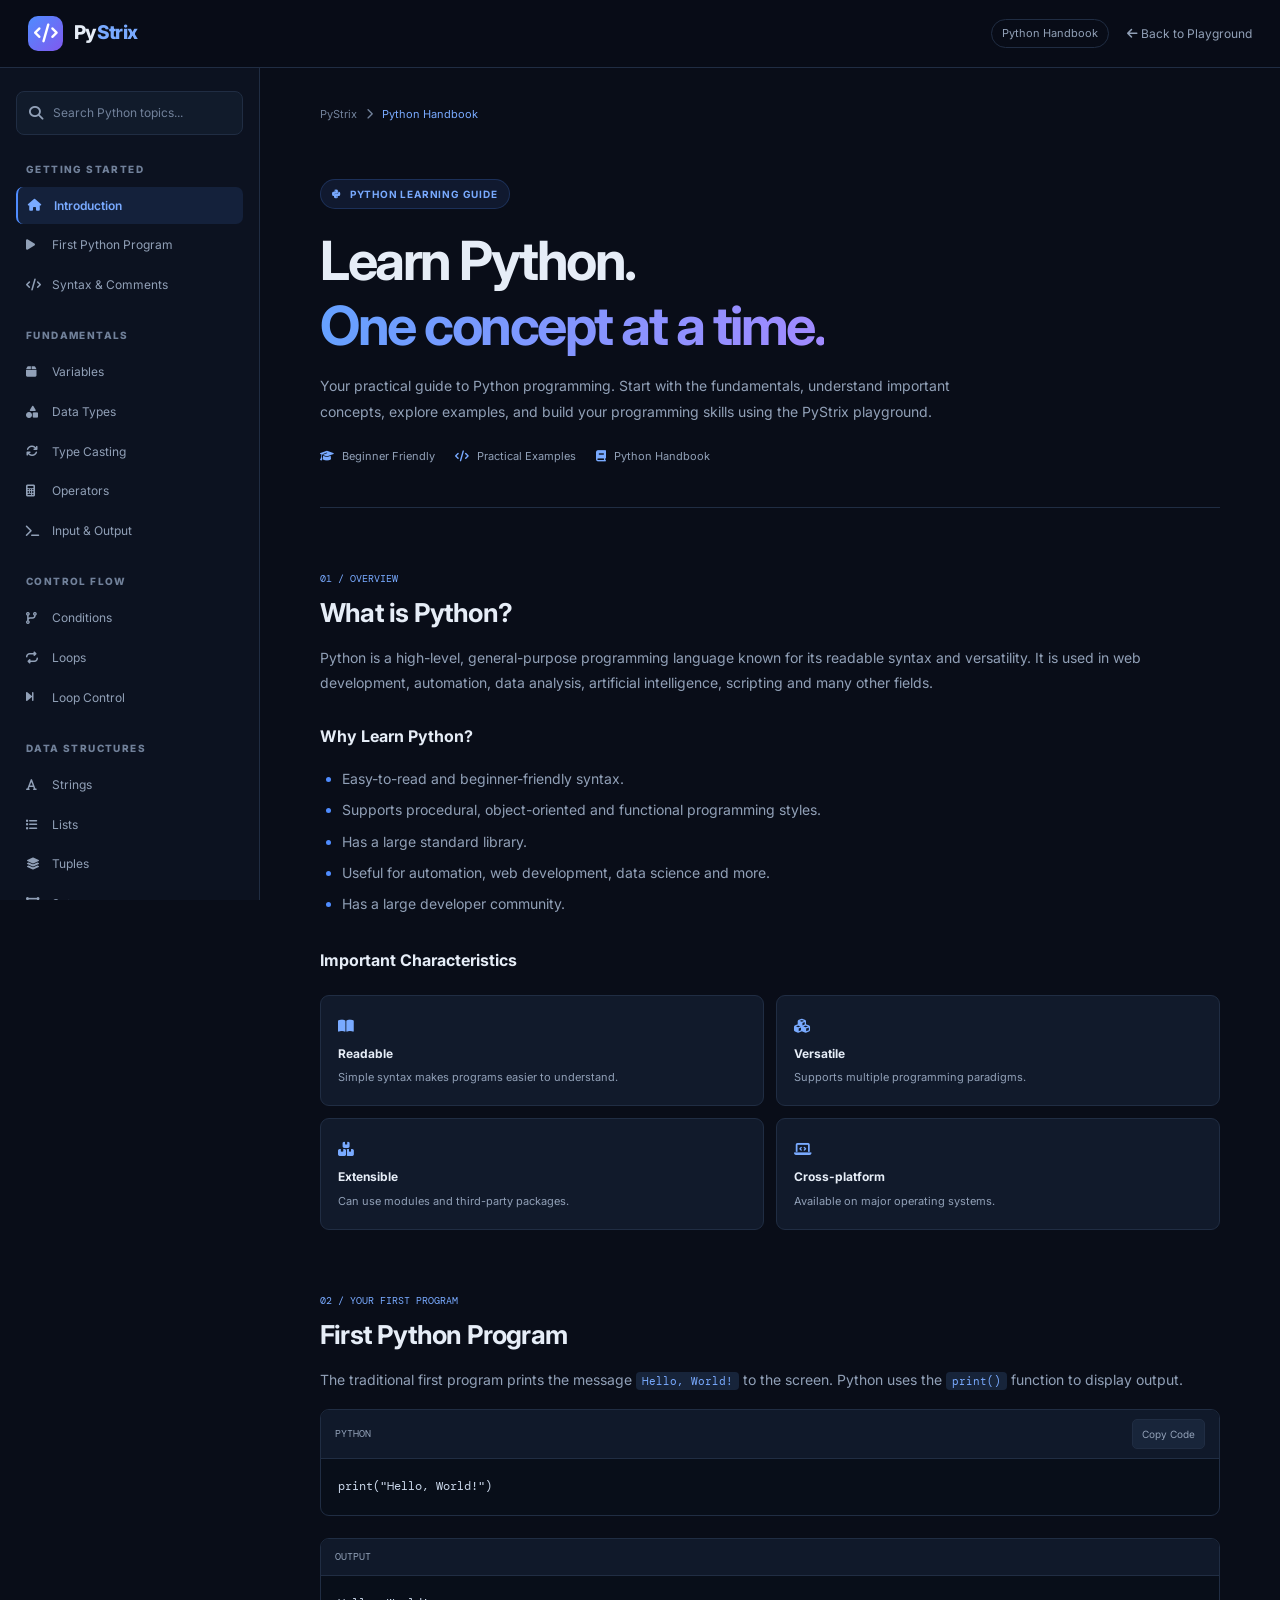
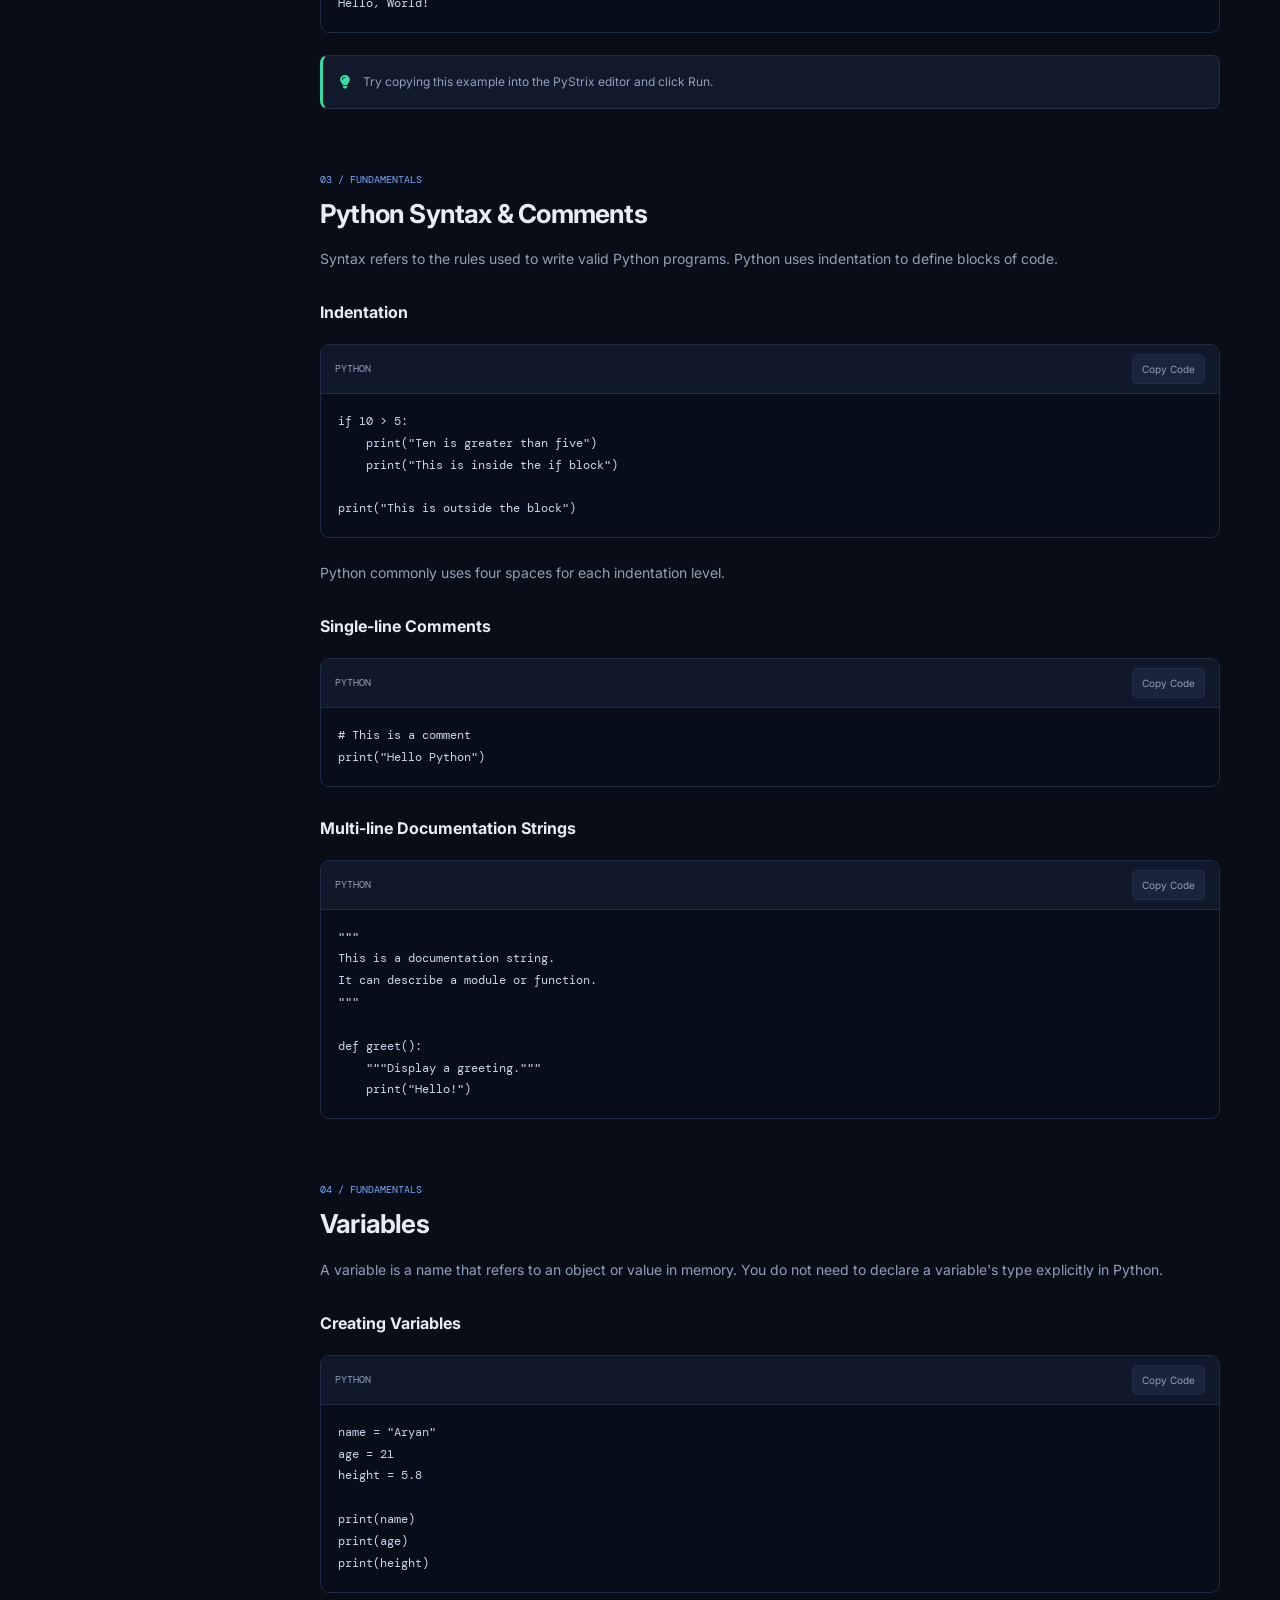
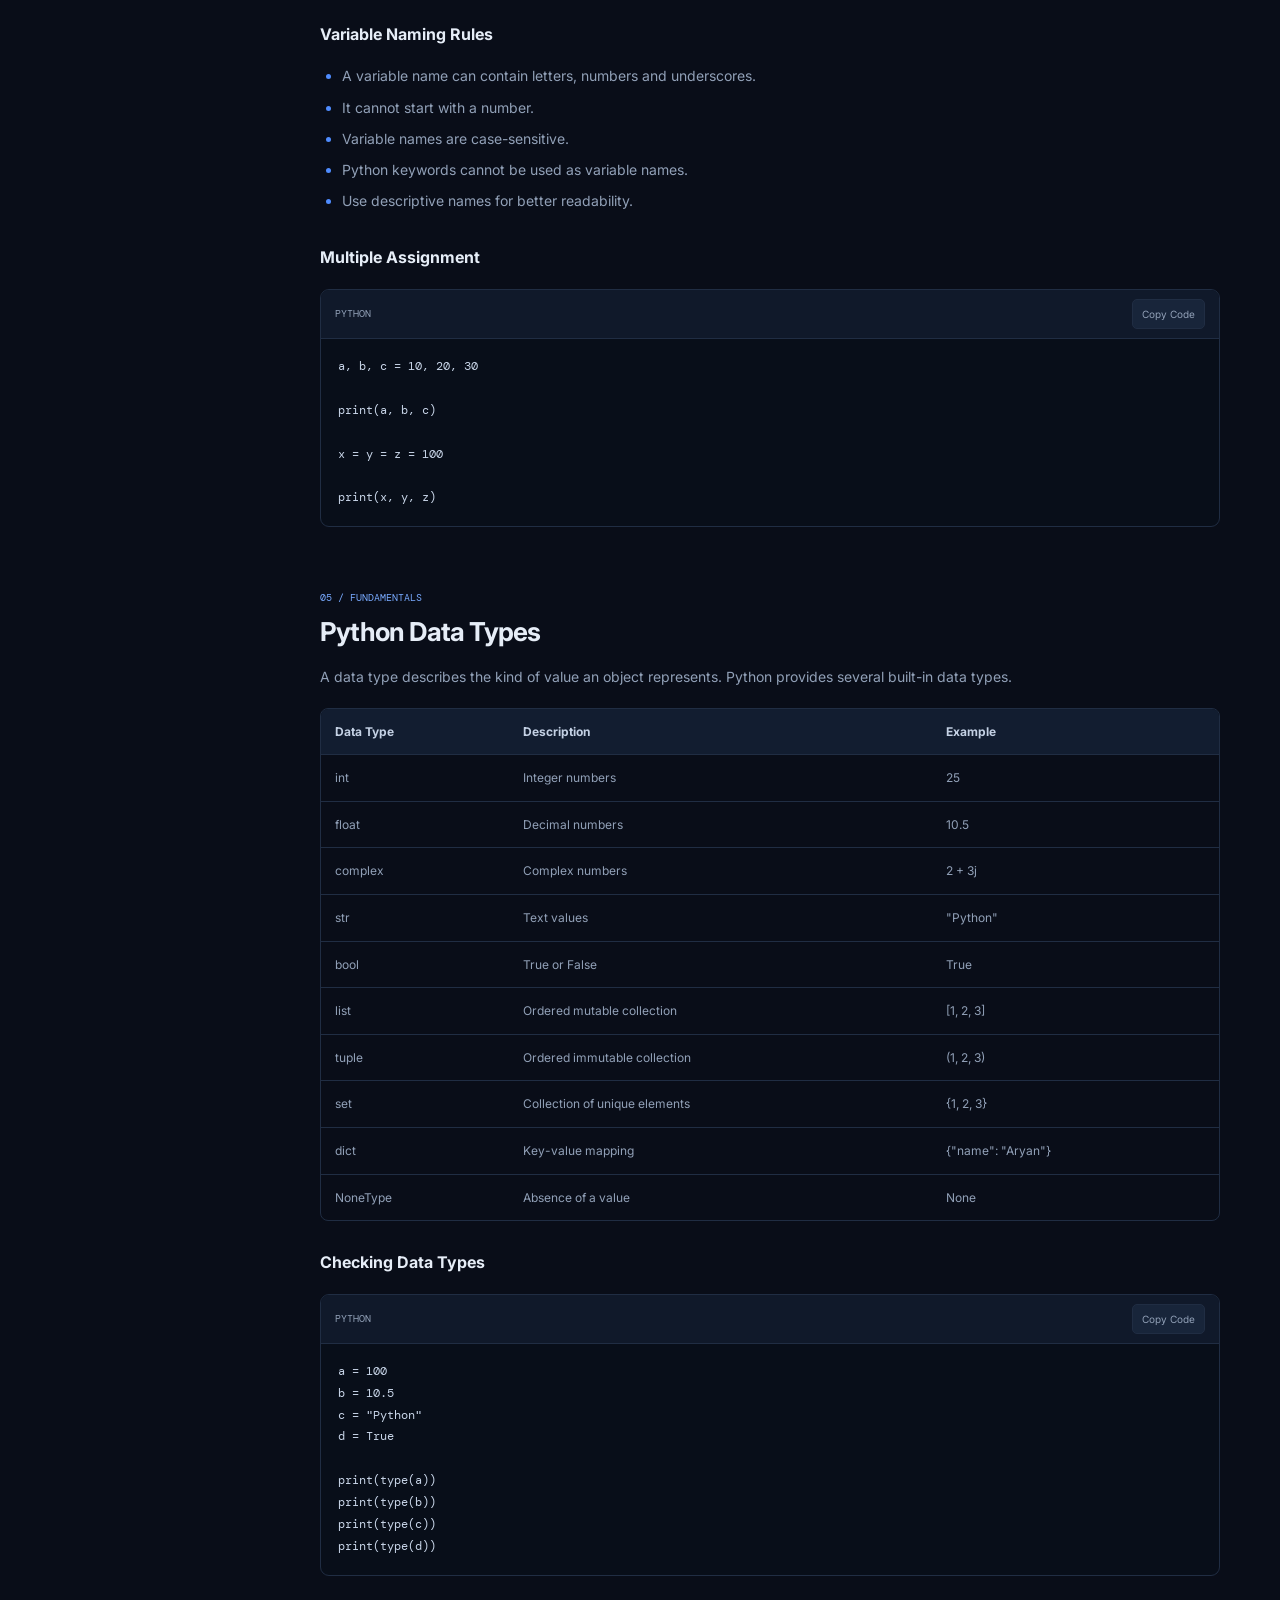
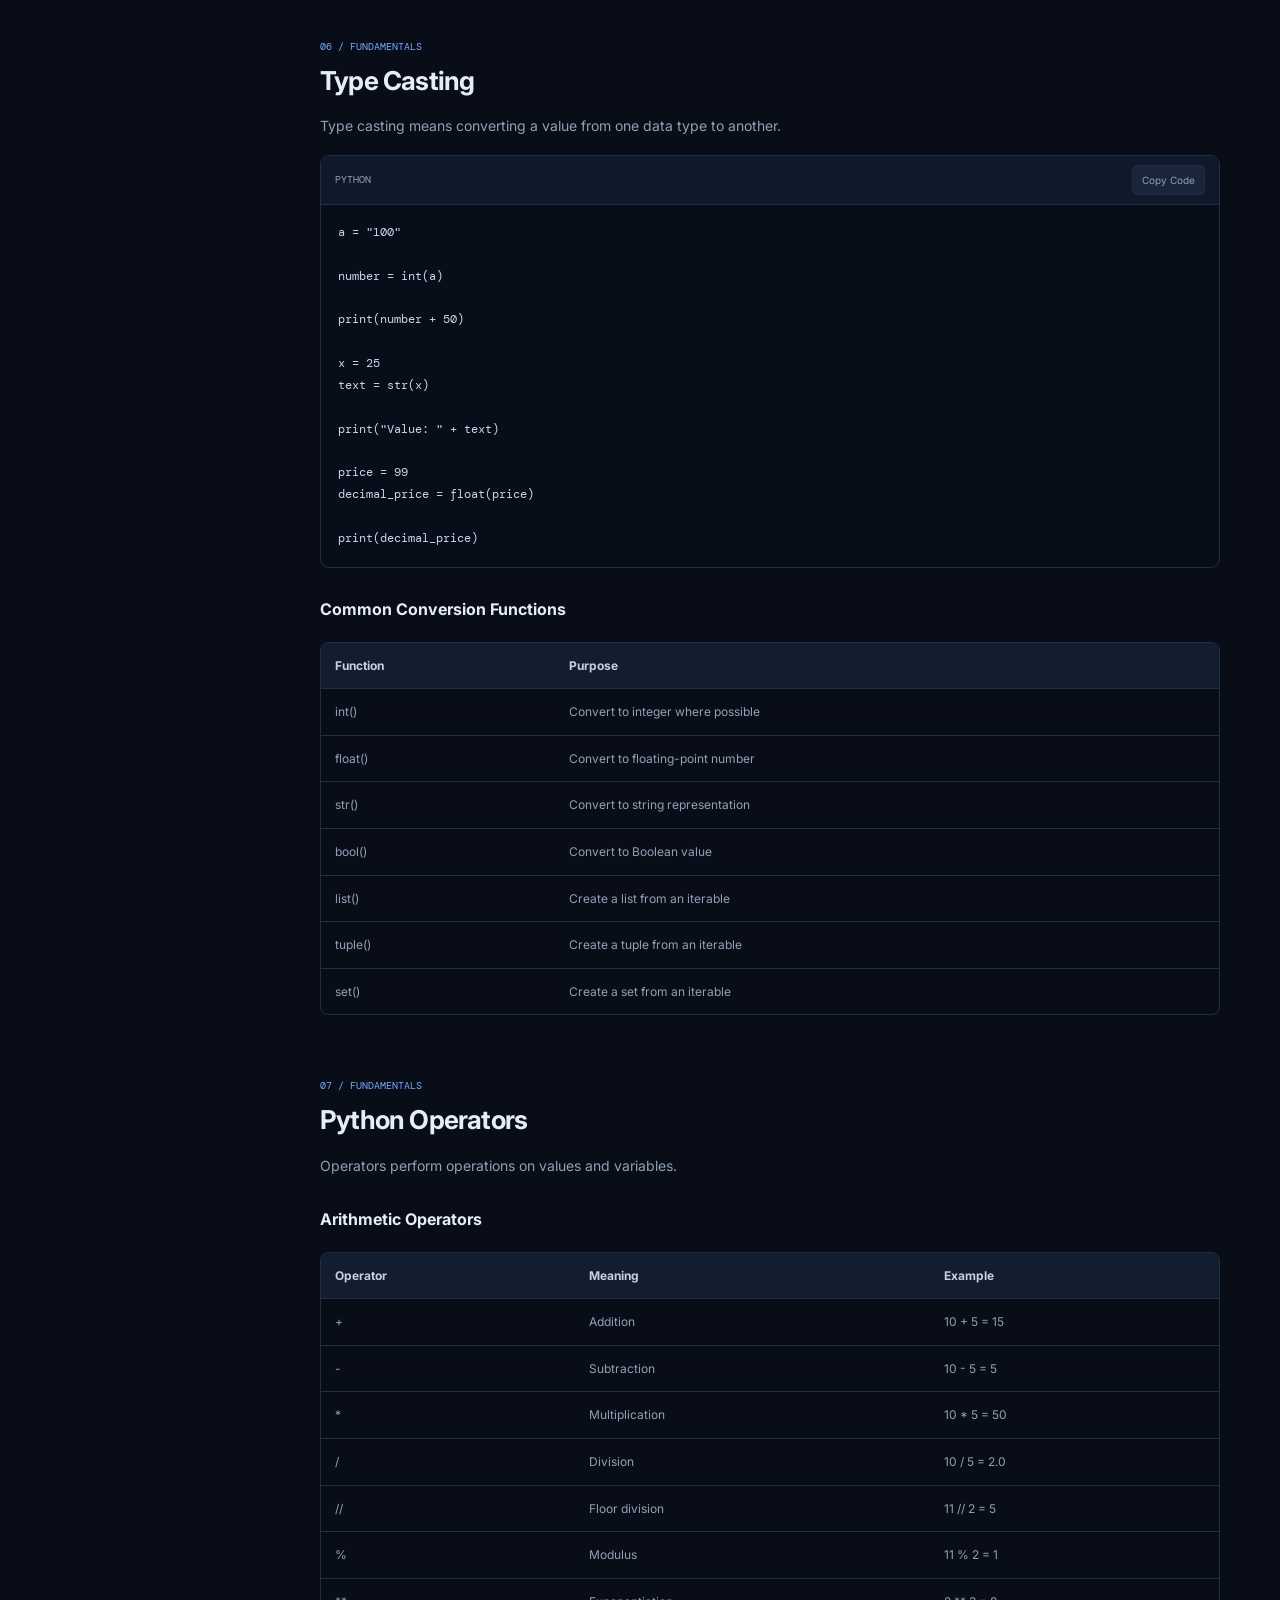
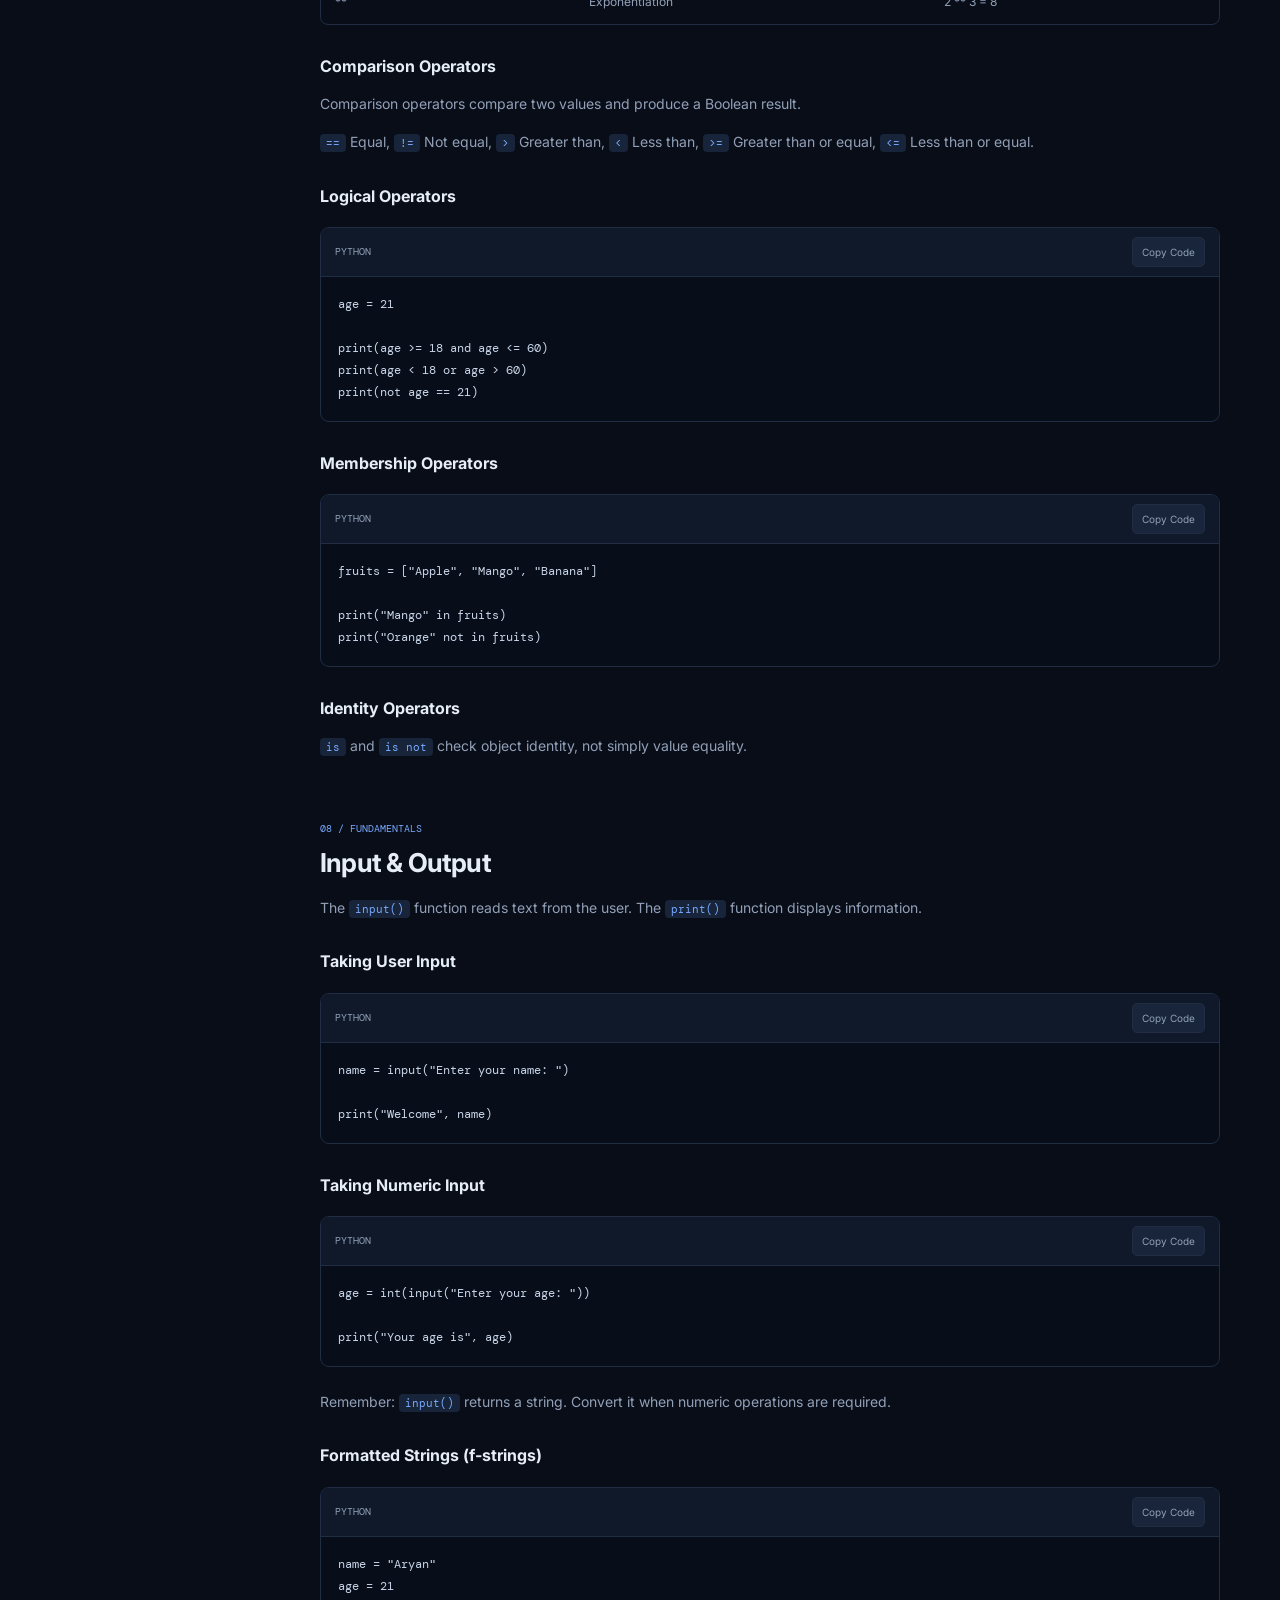
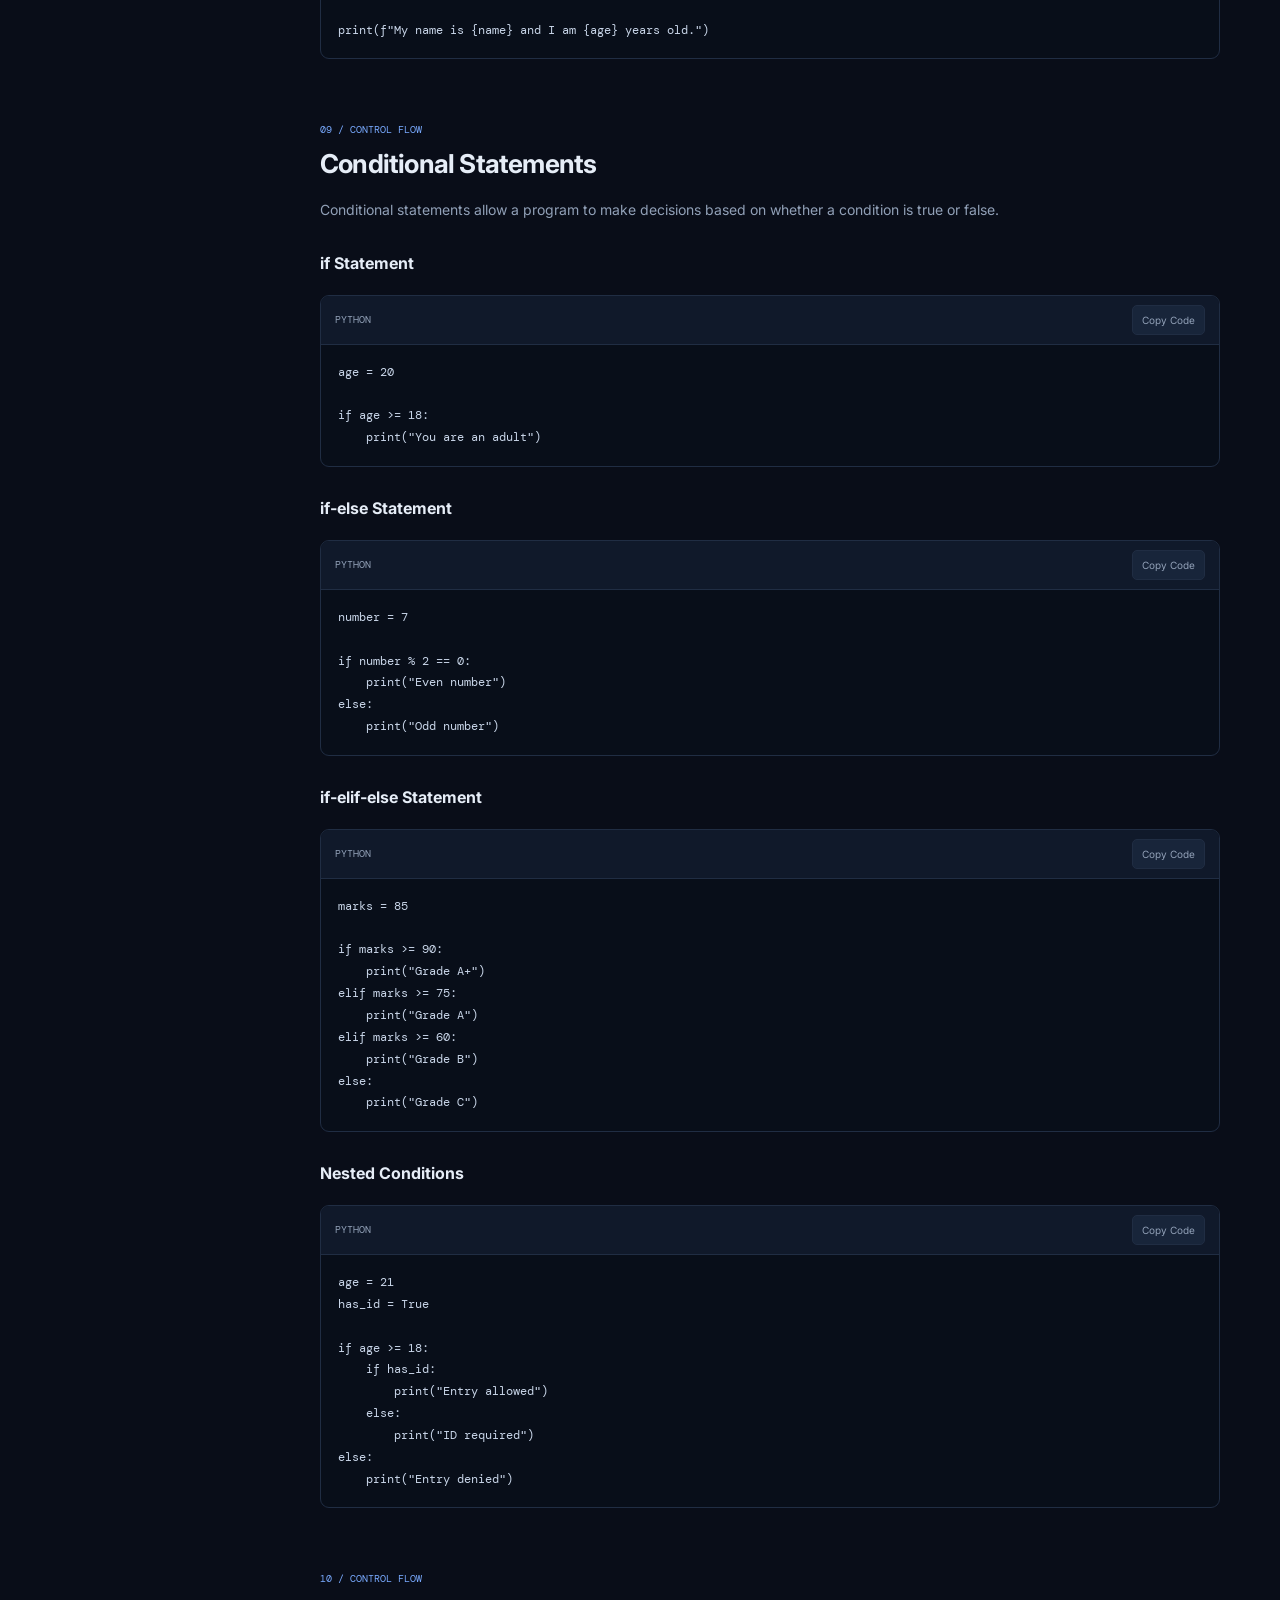
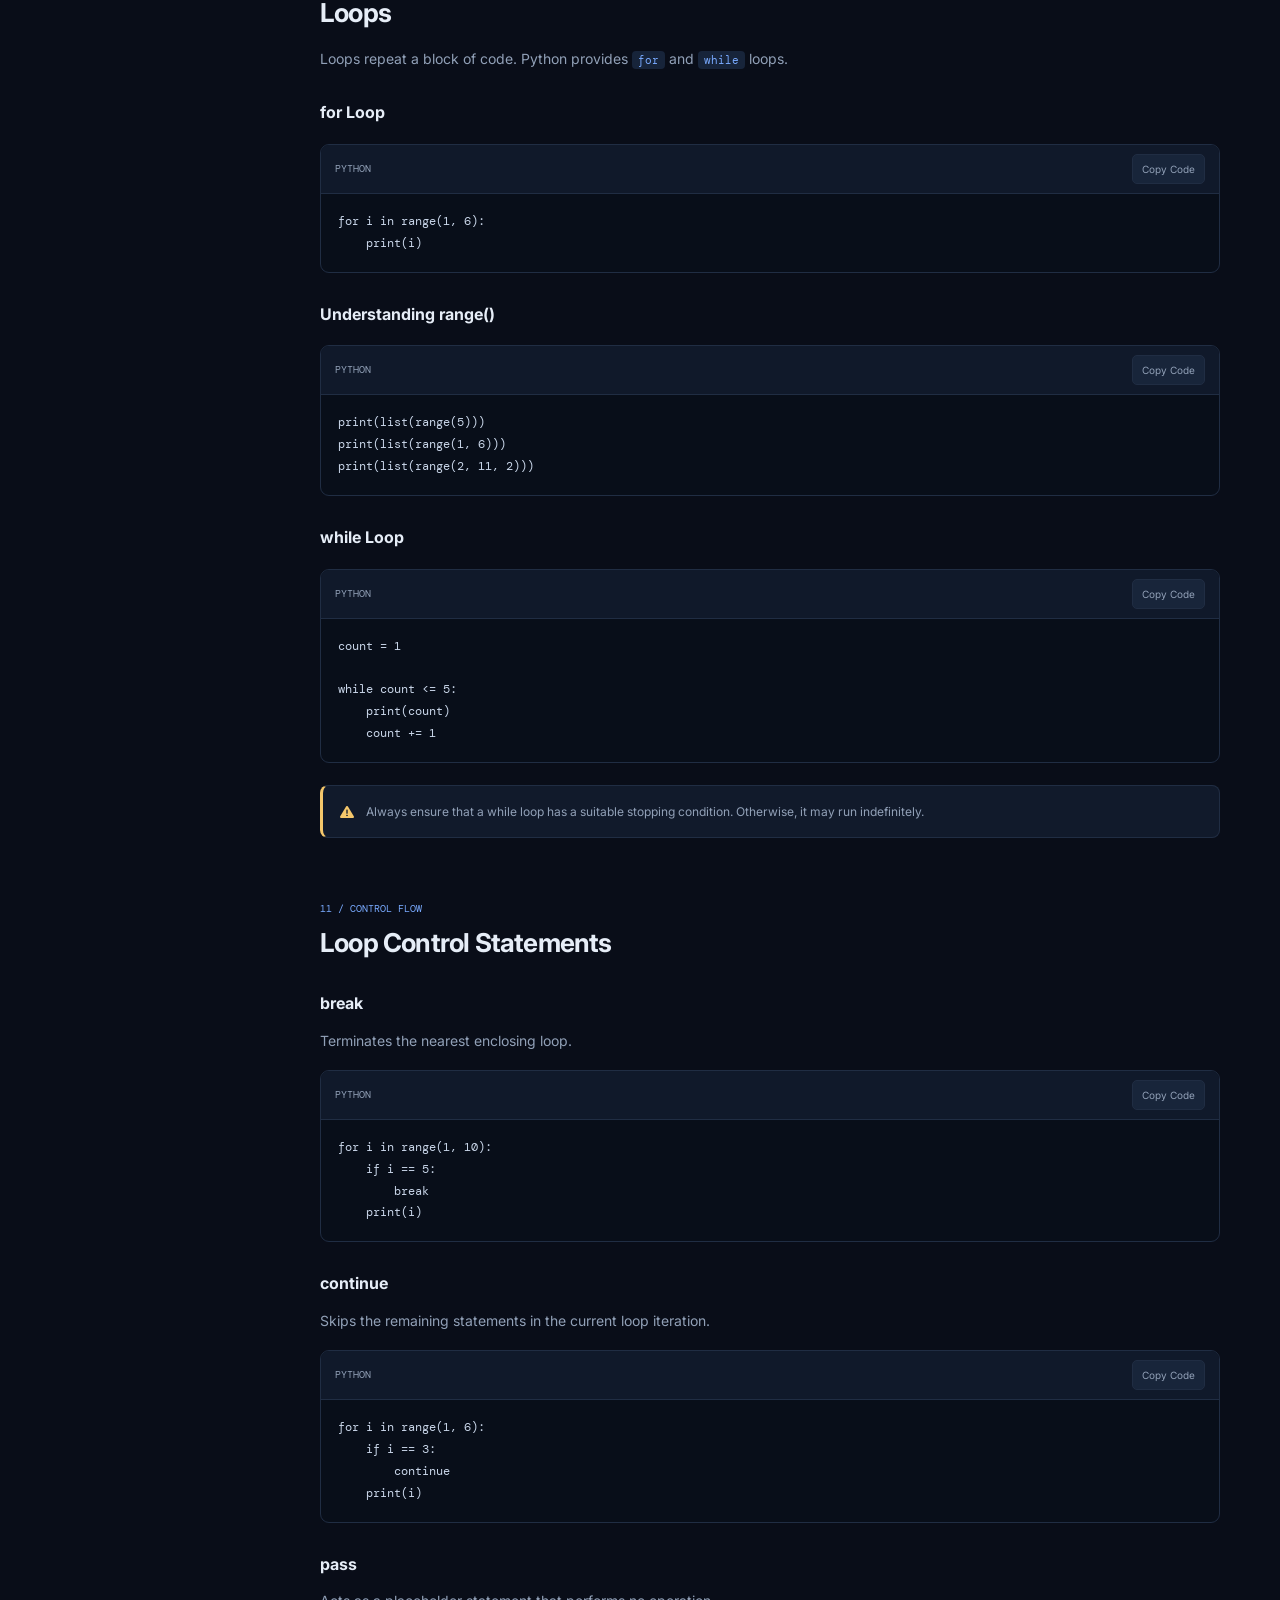
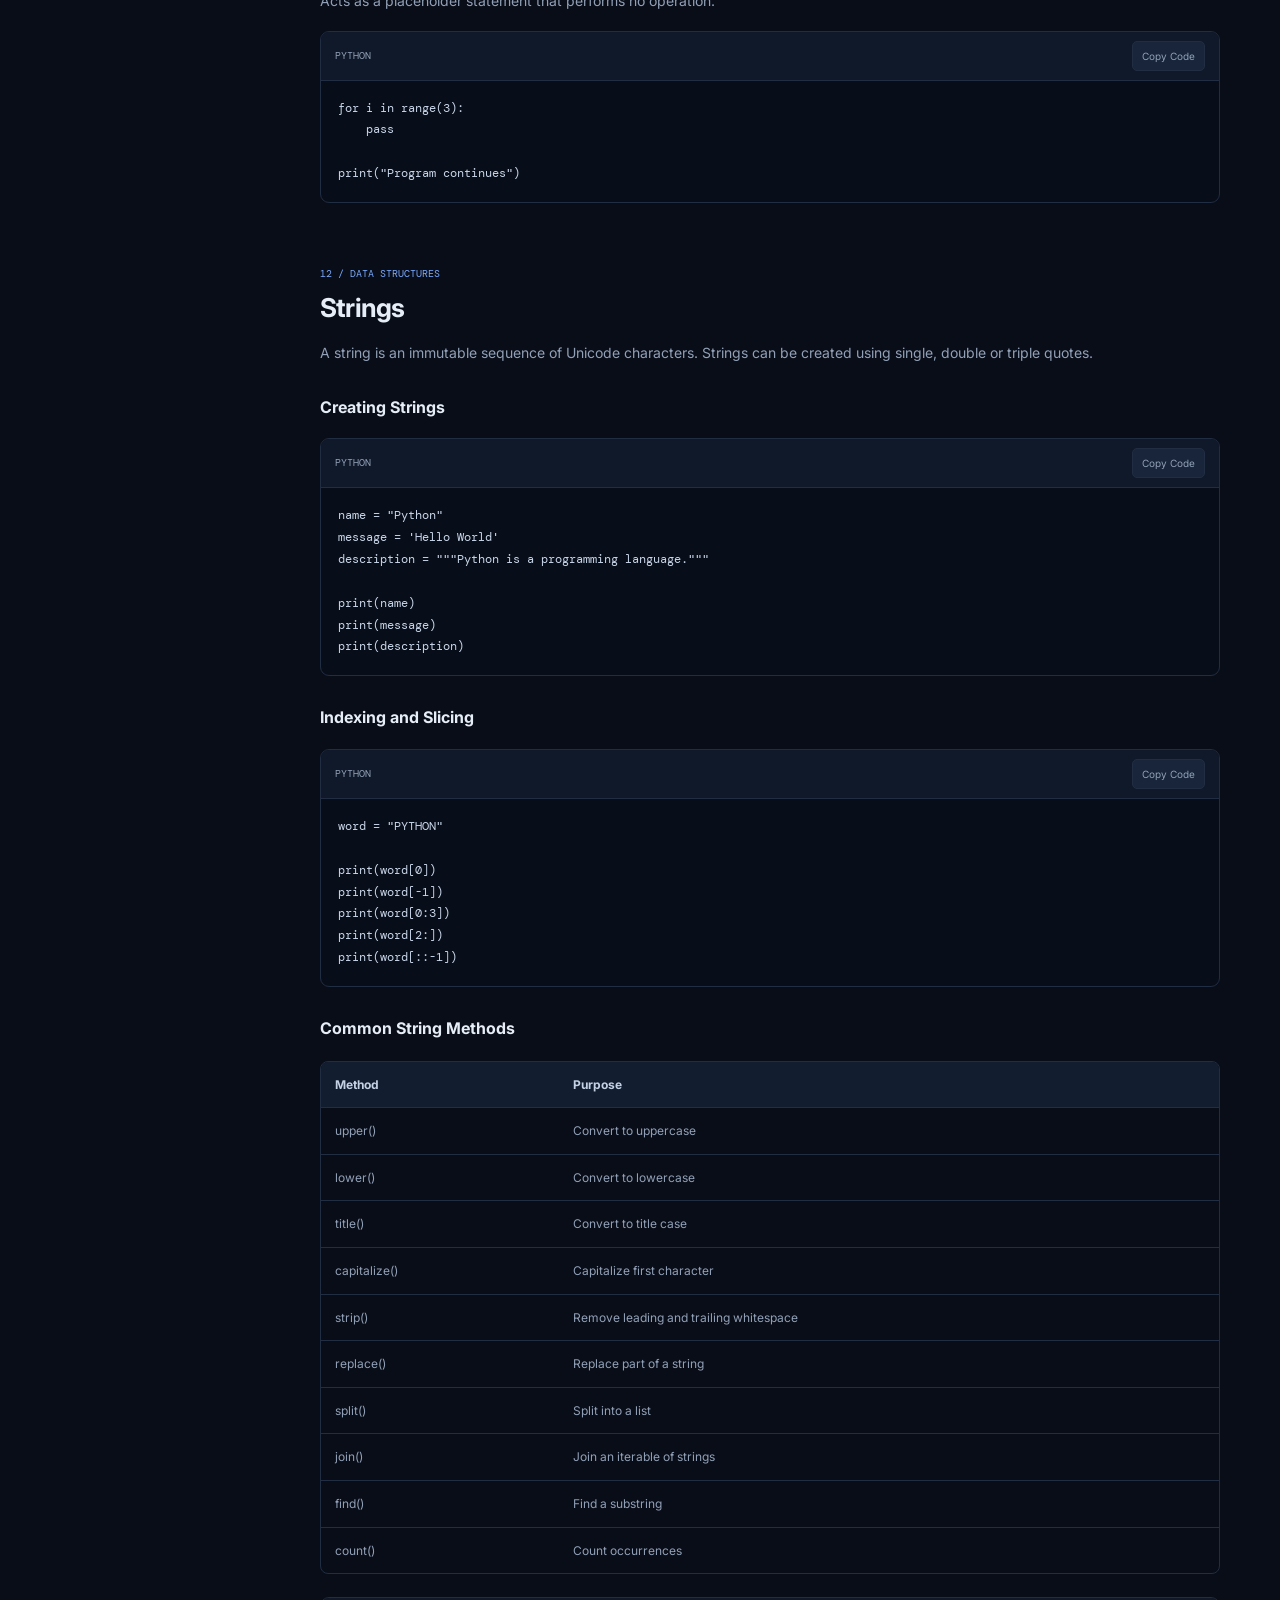
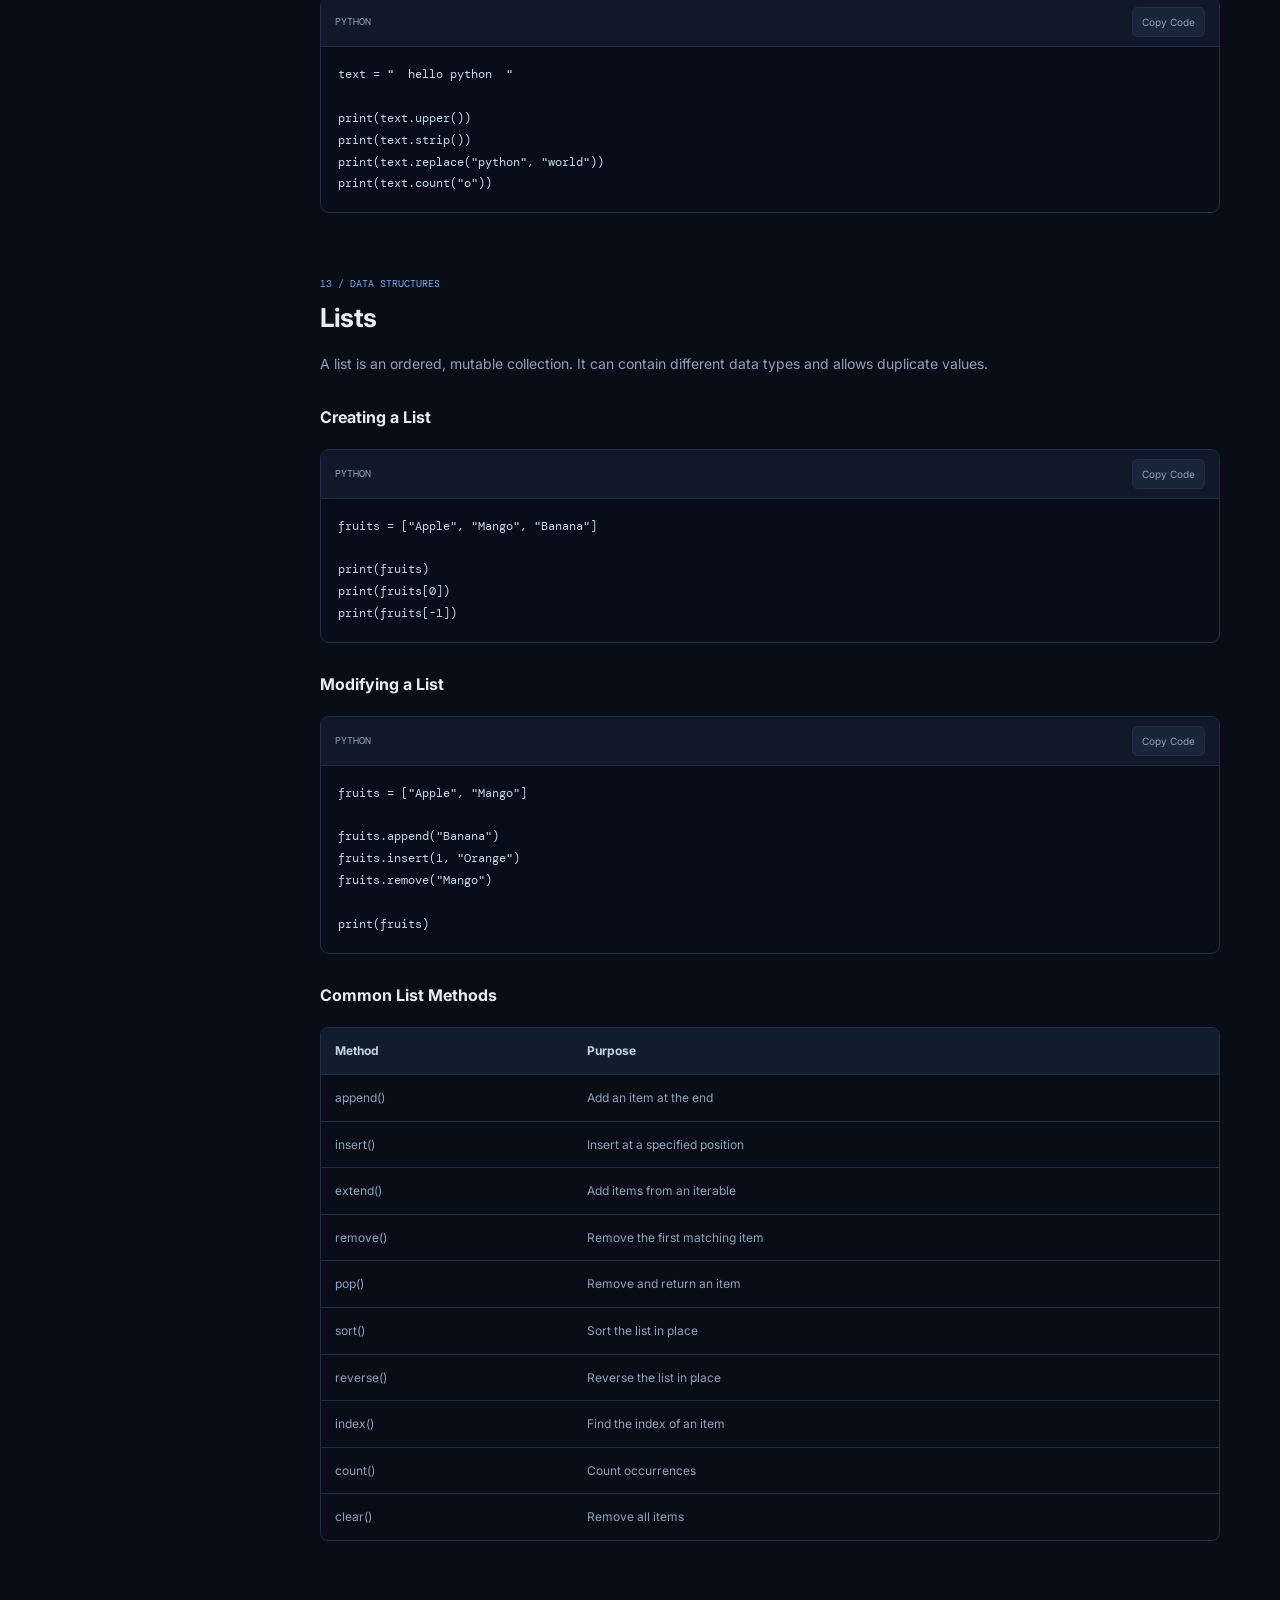
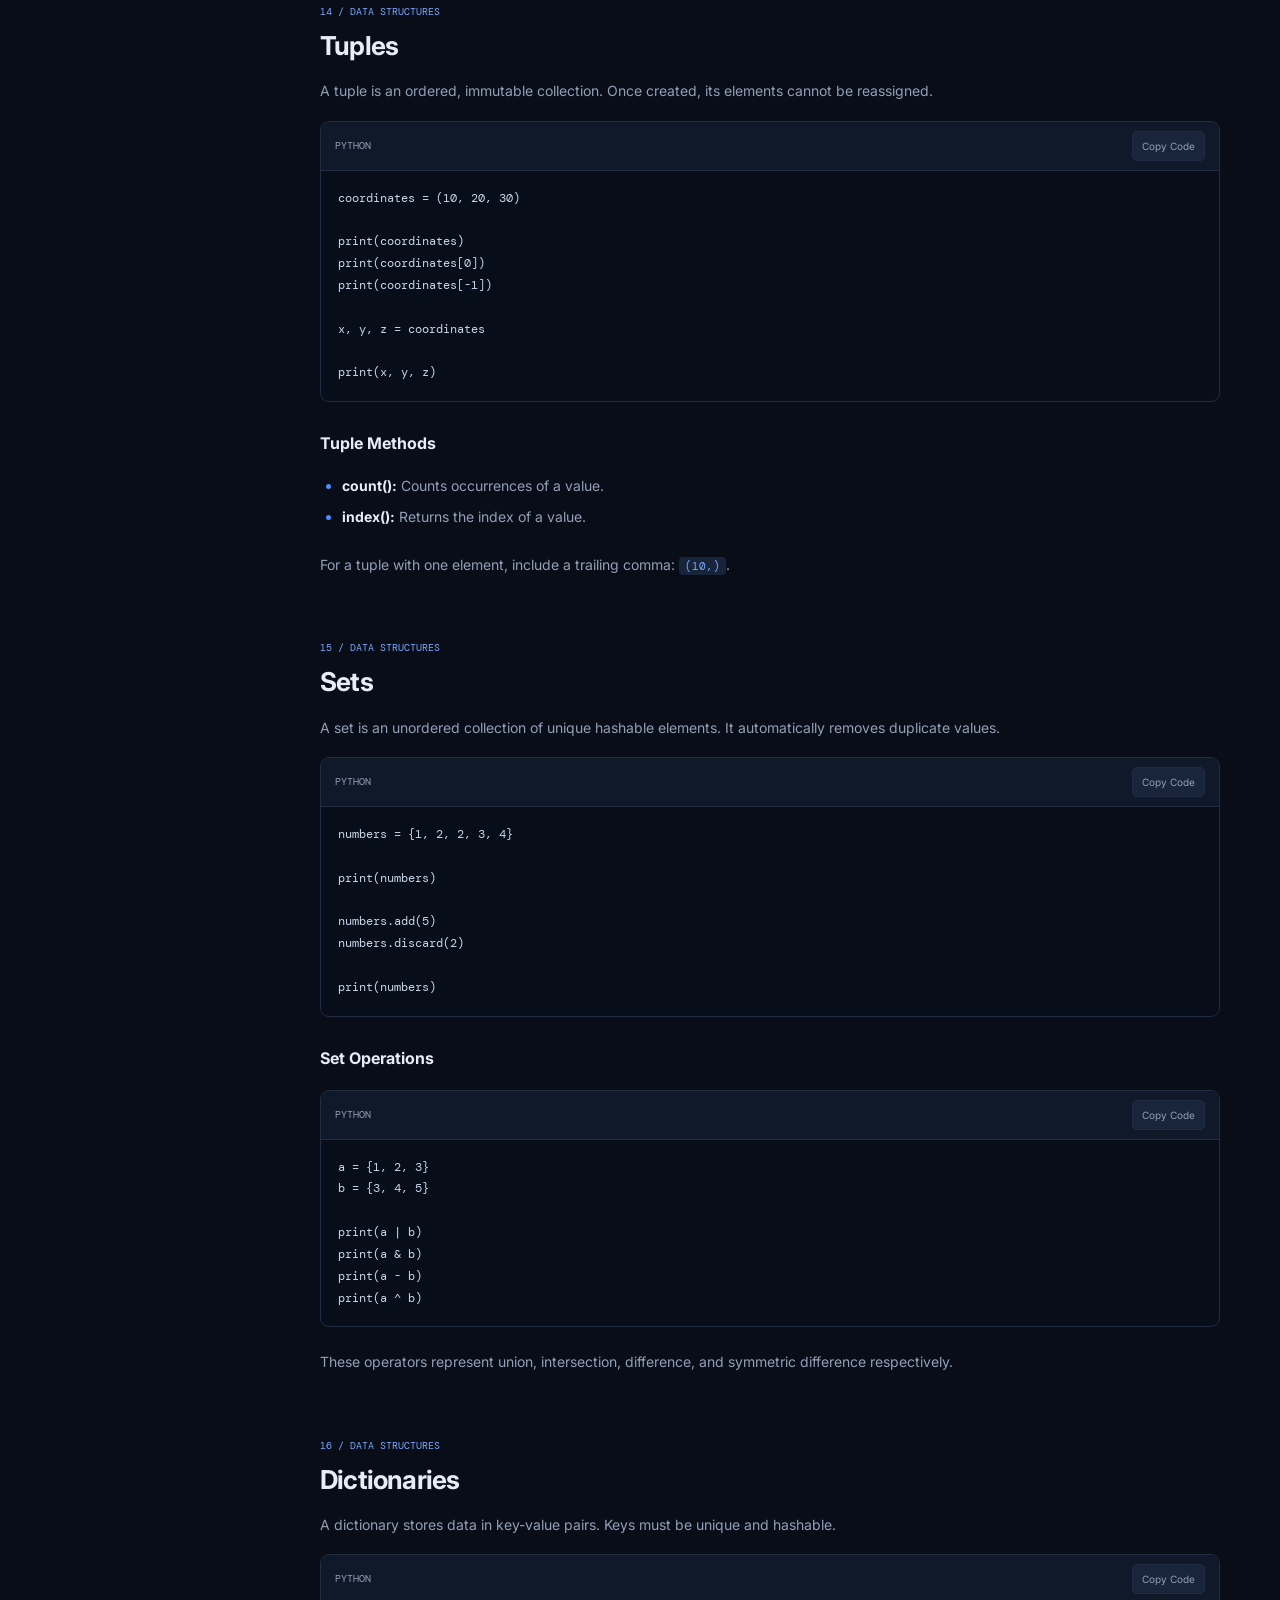
<file: user/documentation.html>
<!DOCTYPE html>
<html lang="en">
<head>
<meta charset="UTF-8">
<meta name="viewport" content="width=device-width, initial-scale=1.0">
<meta name="theme-color" content="#090d18">
<title>Python Handbook - PyStrix</title>

<link rel="preconnect" href="https://fonts.googleapis.com">
<link rel="preconnect" href="https://fonts.gstatic.com" crossorigin>
<link href="https://fonts.googleapis.com/css2?family=DM+Mono:wght@400;500&family=Inter:wght@400;500;600;700;800&display=swap" rel="stylesheet">
<link rel="stylesheet" href="https://cdnjs.cloudflare.com/ajax/libs/font-awesome/6.7.2/css/all.min.css">
<link rel="icon" type="image/png" href="assets/Neon PyStrix Python Emblem.png">


<style>
:root {
    --bg:#090d18;
    --sidebar:#0c1220;
    --surface:#111a2b;
    --surface2:#152137;
    --border:#202d43;
    --text:#e6edf7;
    --muted:#91a0b7;
    --blue:#4f8cff;
    --blue-light:#79aaff;
    --green:#42d6a4;
    --yellow:#f5c76b;
    --red:#ff7474;
    --code:#080e19;
    --font:"Inter",sans-serif;
    --mono:"DM Mono",monospace;
    --sidebar-width:260px;
}

*{margin:0;padding:0;box-sizing:border-box}

html{
    scroll-behavior:smooth;
    scroll-padding-top:95px;
}

body{
    background:var(--bg);
    color:var(--text);
    font-family:var(--font);
    font-size:14px;
    line-height:1.8;
}

button,input{font:inherit}
button{cursor:pointer}
a{color:inherit;text-decoration:none}
::selection{background:rgba(79,140,255,.3)}

/* HEADER */

.topbar{
    height:68px;
    position:fixed;
    top:0;left:0;right:0;
    z-index:100;
    display:flex;
    align-items:center;
    justify-content:space-between;
    padding:0 28px;
    background:rgba(9,13,24,.94);
    backdrop-filter:blur(16px);
    border-bottom:1px solid var(--border);
}

.brand{
    display:flex;
    align-items:center;
    gap:11px;
    font-size:19px;
    font-weight:800;
    letter-spacing:-.7px;
}

.brand-icon{
    width:35px;height:35px;
    display:grid;
    place-items:center;
    color:white;
    border-radius:10px;
    background:linear-gradient(135deg,#4f8cff,#8059ef);
}

.brand-name span{color:var(--blue-light)}

.top-actions{
    display:flex;
    align-items:center;
    gap:18px;
}

.version{
    padding:4px 10px;
    border:1px solid var(--border);
    border-radius:20px;
    color:var(--muted);
    font-size:11px;
}

.home-link{
    color:var(--muted);
    font-size:12px;
}

.home-link:hover{color:var(--blue-light)}

.menu-btn{
    display:none;
    background:none;
    border:none;
    color:var(--text);
    font-size:19px;
}

/* SIDEBAR */

.sidebar{
    position:fixed;
    top:68px;
    bottom:0;
    left:0;
    width:var(--sidebar-width);
    overflow-y:auto;
    padding:23px 16px;
    background:var(--sidebar);
    border-right:1px solid var(--border);
    z-index:90;
    scrollbar-width:thin;
    scrollbar-color:#34445d transparent;
}

.search-box{
    display:flex;
    align-items:center;
    gap:10px;
    padding:10px 12px;
    margin-bottom:25px;
    background:#111b2b;
    border:1px solid var(--border);
    border-radius:8px;
    color:var(--muted);
}

.search-box input{
    width:100%;
    min-width:0;
    border:none;
    outline:none;
    background:transparent;
    color:var(--text);
    font-size:12px;
}

.search-box input::placeholder{color:#71819a}

.nav-group{margin-bottom:23px}

.nav-heading{
    padding:0 10px;
    margin-bottom:9px;
    color:#71819a;
    font-size:10px;
    font-weight:800;
    letter-spacing:1.4px;
    text-transform:uppercase;
}

.nav-link{
    display:flex;
    align-items:center;
    gap:10px;
    padding:8px 10px;
    margin:2px 0;
    color:var(--muted);
    font-size:12px;
    border-radius:7px;
    transition:.2s;
}

.nav-link i{width:16px;font-size:12px}

.nav-link:hover{
    color:var(--text);
    background:var(--surface2);
}

.nav-link.active{
    color:var(--blue-light);
    background:rgba(79,140,255,.12);
    border-left:2px solid var(--blue);
    font-weight:600;
}

.no-results{
    display:none;
    color:var(--muted);
    font-size:12px;
    padding:15px 5px;
}

/* MAIN */

.main{
    margin-left:var(--sidebar-width);
    padding:105px 60px 65px;
    min-height:100vh;
}

.content{max-width:900px;margin:auto}

.breadcrumb{
    display:flex;
    align-items:center;
    gap:9px;
    color:#71819a;
    font-size:11px;
    margin-bottom:24px;
}

.breadcrumb span:last-child{color:var(--blue-light)}

.hero{
    padding:30px 0 40px;
    margin-bottom:45px;
    border-bottom:1px solid var(--border);
}

.eyebrow{
    display:inline-flex;
    gap:8px;
    align-items:center;
    padding:5px 11px;
    margin-bottom:20px;
    color:var(--blue-light);
    background:rgba(79,140,255,.1);
    border:1px solid rgba(79,140,255,.2);
    border-radius:25px;
    font-size:10px;
    font-weight:700;
    letter-spacing:.8px;
    text-transform:uppercase;
}

.hero h1{
    font-size:clamp(36px,5vw,54px);
    letter-spacing:-2.5px;
    line-height:1.2;
    margin-bottom:15px;
}

.gradient{
    background:linear-gradient(100deg,#65a1ff,#a18aff);
    -webkit-background-clip:text;
    background-clip:text;
    color:transparent;
}

.hero p{
    max-width:650px;
    color:var(--muted);
    font-size:14px;
}

.hero-meta{
    display:flex;
    flex-wrap:wrap;
    gap:20px;
    margin-top:23px;
    color:var(--muted);
    font-size:11px;
}

.hero-meta i{color:var(--blue-light);margin-right:5px}

/* SECTIONS */

.doc-section{
    margin-bottom:62px;
    scroll-margin-top:95px;
}

.section-label{
    color:var(--blue-light);
    font-family:var(--mono);
    font-size:10px;
    margin-bottom:7px;
}

.doc-section h2{
    font-size:26px;
    letter-spacing:-.8px;
    line-height:1.4;
    margin-bottom:14px;
}

.doc-section h3{
    font-size:16px;
    margin:27px 0 10px;
}

.doc-section h4{
    font-size:13px;
    margin:18px 0 8px;
}

.doc-section p{
    color:var(--muted);
    margin-bottom:13px;
}

.doc-section ul,.doc-section ol{
    padding-left:22px;
    margin:12px 0 20px;
    color:var(--muted);
}

.doc-section li{padding:3px 0}
.doc-section li::marker{color:var(--blue)}
.doc-section strong{color:var(--text)}

.inline{
    color:var(--blue-light);
    background:#17243a;
    padding:2px 6px;
    border-radius:4px;
    font-family:var(--mono);
    font-size:11px;
}

/* CALLOUT */

.callout{
    display:flex;
    gap:12px;
    padding:15px 17px;
    margin:20px 0;
    background:var(--surface);
    border:1px solid var(--border);
    border-left:3px solid var(--blue);
    border-radius:8px;
}

.callout i{color:var(--blue-light);margin-top:4px}
.callout p{margin:0;font-size:12px}

.callout.warning{border-left-color:var(--yellow)}
.callout.warning i{color:var(--yellow)}
.callout.success{border-left-color:var(--green)}
.callout.success i{color:var(--green)}

/* CODE */

.code-block{
    overflow:hidden;
    margin:17px 0 22px;
    background:var(--code);
    border:1px solid var(--border);
    border-radius:9px;
}

.code-header{
    display:flex;
    align-items:center;
    justify-content:space-between;
    padding:9px 14px;
    background:#10192a;
    border-bottom:1px solid var(--border);
}

.code-language{
    color:var(--muted);
    font-family:var(--mono);
    font-size:10px;
}

.code-language i{color:var(--blue-light);margin-right:7px}

.copy-btn{
    padding:5px 9px;
    color:var(--muted);
    background:#18253a;
    border:1px solid var(--border);
    border-radius:5px;
    font-size:10px;
}

.copy-btn:hover{color:white;border-color:var(--blue)}

.code-block pre{
    padding:17px;
    overflow-x:auto;
    color:#c9d6e9;
    font-family:var(--mono);
    font-size:11.5px;
    line-height:1.9;
    white-space:pre;
    tab-size:4;
}

/* TABLES */

.table-wrap{
    overflow-x:auto;
    margin:18px 0 23px;
    border:1px solid var(--border);
    border-radius:8px;
}

table{
    width:100%;
    min-width:480px;
    border-collapse:collapse;
    font-size:12px;
}

th{
    text-align:left;
    color:#c4d1e4;
    background:#121d30;
}

td,th{
    padding:12px 14px;
    border-bottom:1px solid var(--border);
}

td{color:var(--muted)}
tr:last-child td{border-bottom:none}

/* TOPIC CARDS */

.topic-grid{
    display:grid;
    grid-template-columns:repeat(2,1fr);
    gap:12px;
    margin:20px 0;
}

.topic-card{
    padding:17px;
    background:var(--surface);
    border:1px solid var(--border);
    border-radius:9px;
}

.topic-card i{
    color:var(--blue-light);
    margin-bottom:10px;
}

.topic-card strong{display:block;font-size:12px;margin-bottom:4px}
.topic-card p{font-size:11px;margin:0}

/* FOOTER */

.footer{
    display:flex;
    justify-content:space-between;
    gap:15px;
    margin-top:75px;
    padding:25px 0;
    border-top:1px solid var(--border);
    color:#71819a;
    font-size:11px;
}

.footer strong{color:var(--blue-light)}

@media(max-width:1000px){
    .main{padding-left:35px;padding-right:35px}
}

@media(max-width:760px){
    .topbar{padding:0 16px}
    .menu-btn{display:block}
    .top-actions{gap:10px}
    .sidebar{
        width:min(285px,85vw);
        transform:translateX(-100%);
        transition:.25s;
        box-shadow:15px 0 35px rgba(0,0,0,.3);
    }
    .sidebar.open{transform:translateX(0)}
    .main{margin-left:0;padding:95px 19px 45px}
    .hero h1{font-size:38px}
    .doc-section h2{font-size:23px}
    .topic-grid{grid-template-columns:1fr}
    .footer{flex-direction:column}
}

@media(max-width:400px){
    .version{display:none}
    .hero h1{font-size:32px}
}
</style>
</head>

<body>

<header class="topbar">
    <div style="display:flex;align-items:center;gap:13px">
        <button class="menu-btn" id="menuBtn" aria-label="Open menu">
            <i class="fa-solid fa-bars"></i>
        </button>

        <a href="index.html" class="brand">
            <span class="brand-icon"><i class="fa-solid fa-code"></i></span>
            <span class="brand-name">Py<span>Strix</span></span>
        </a>
    </div>

    <div class="top-actions">
        <span class="version">Python Handbook</span>
        <a href="index.html" class="home-link">
            <i class="fa-solid fa-arrow-left"></i>
            Back to Playground
        </a>
    </div>
</header>

<aside class="sidebar" id="sidebar">

    <div class="search-box">
        <i class="fa-solid fa-magnifying-glass"></i>
        <input id="searchInput" placeholder="Search Python topics...">
    </div>

    <nav id="navigation">

        <div class="nav-group">
            <div class="nav-heading">Getting Started</div>
            <a class="nav-link active" href="#introduction"><i class="fa-solid fa-house"></i> Introduction</a>
            <a class="nav-link" href="#first-program"><i class="fa-solid fa-play"></i> First Python Program</a>
            <a class="nav-link" href="#syntax"><i class="fa-solid fa-code"></i> Syntax & Comments</a>
        </div>

        <div class="nav-group">
            <div class="nav-heading">Fundamentals</div>
            <a class="nav-link" href="#variables"><i class="fa-solid fa-box"></i> Variables</a>
            <a class="nav-link" href="#datatypes"><i class="fa-solid fa-shapes"></i> Data Types</a>
            <a class="nav-link" href="#casting"><i class="fa-solid fa-arrows-rotate"></i> Type Casting</a>
            <a class="nav-link" href="#operators"><i class="fa-solid fa-calculator"></i> Operators</a>
            <a class="nav-link" href="#input-output"><i class="fa-solid fa-terminal"></i> Input & Output</a>
        </div>

        <div class="nav-group">
            <div class="nav-heading">Control Flow</div>
            <a class="nav-link" href="#conditions"><i class="fa-solid fa-code-branch"></i> Conditions</a>
            <a class="nav-link" href="#loops"><i class="fa-solid fa-repeat"></i> Loops</a>
            <a class="nav-link" href="#loop-control"><i class="fa-solid fa-forward-step"></i> Loop Control</a>
        </div>

        <div class="nav-group">
            <div class="nav-heading">Data Structures</div>
            <a class="nav-link" href="#strings"><i class="fa-solid fa-font"></i> Strings</a>
            <a class="nav-link" href="#lists"><i class="fa-solid fa-list"></i> Lists</a>
            <a class="nav-link" href="#tuples"><i class="fa-solid fa-layer-group"></i> Tuples</a>
            <a class="nav-link" href="#sets"><i class="fa-solid fa-object-group"></i> Sets</a>
            <a class="nav-link" href="#dictionaries"><i class="fa-solid fa-book"></i> Dictionaries</a>
        </div>

        <div class="nav-group">
            <div class="nav-heading">Functions & Modules</div>
            <a class="nav-link" href="#functions"><i class="fa-solid fa-gears"></i> Functions</a>
            <a class="nav-link" href="#lambda"><i class="fa-solid fa-bolt"></i> Lambda</a>
            <a class="nav-link" href="#recursion"><i class="fa-solid fa-arrows-spin"></i> Recursion</a>
            <a class="nav-link" href="#modules"><i class="fa-solid fa-cubes"></i> Modules</a>
        </div>

        <div class="nav-group">
            <div class="nav-heading">Advanced Python</div>
            <a class="nav-link" href="#exceptions"><i class="fa-solid fa-triangle-exclamation"></i> Exceptions</a>
            <a class="nav-link" href="#files"><i class="fa-solid fa-file-lines"></i> File Handling</a>
            <a class="nav-link" href="#oop"><i class="fa-solid fa-diagram-project"></i> OOP</a>
            <a class="nav-link" href="#comprehensions"><i class="fa-solid fa-filter"></i> Comprehensions</a>
            <a class="nav-link" href="#iterators"><i class="fa-solid fa-repeat"></i> Iterators & Generators</a>
        </div>

        <div class="nav-group">
            <div class="nav-heading">Quick Reference</div>
            <a class="nav-link" href="#builtins"><i class="fa-solid fa-book-open"></i> Built-in Functions</a>
            <a class="nav-link" href="#errors"><i class="fa-solid fa-bug"></i> Common Errors</a>
            <a class="nav-link" href="#practice"><i class="fa-solid fa-dumbbell"></i> Practice Programs</a>
        </div>

    </nav>

    <div class="no-results" id="noResults">No matching topics found.</div>
</aside>


<main class="main">
<div class="content">

<div class="breadcrumb">
    <span>PyStrix</span>
    <i class="fa-solid fa-chevron-right"></i>
    <span>Python Handbook</span>
</div>

<!-- INTRODUCTION -->

<section class="hero doc-section" id="introduction">

    <div class="eyebrow">
        <i class="fa-brands fa-python"></i>
        Python Learning Guide
    </div>

    <h1>Learn Python.<br><span class="gradient">One concept at a time.</span></h1>

    <p>
        Your practical guide to Python programming. Start with the fundamentals,
        understand important concepts, explore examples, and build your
        programming skills using the PyStrix playground.
    </p>

    <div class="hero-meta">
        <span><i class="fa-solid fa-graduation-cap"></i> Beginner Friendly</span>
        <span><i class="fa-solid fa-code"></i> Practical Examples</span>
        <span><i class="fa-solid fa-book"></i> Python Handbook</span>
    </div>
</section>

<section class="doc-section">
    <div class="section-label">01 / OVERVIEW</div>
    <h2>What is Python?</h2>

    <p>
        Python is a high-level, general-purpose programming language known
        for its readable syntax and versatility. It is used in web development,
        automation, data analysis, artificial intelligence, scripting and many
        other fields.
    </p>

    <h3>Why Learn Python?</h3>
    <ul>
        <li>Easy-to-read and beginner-friendly syntax.</li>
        <li>Supports procedural, object-oriented and functional programming styles.</li>
        <li>Has a large standard library.</li>
        <li>Useful for automation, web development, data science and more.</li>
        <li>Has a large developer community.</li>
    </ul>

    <h3>Important Characteristics</h3>
    <div class="topic-grid">
        <div class="topic-card"><i class="fa-solid fa-book-open"></i><strong>Readable</strong><p>Simple syntax makes programs easier to understand.</p></div>
        <div class="topic-card"><i class="fa-solid fa-cubes"></i><strong>Versatile</strong><p>Supports multiple programming paradigms.</p></div>
        <div class="topic-card"><i class="fa-solid fa-boxes-stacked"></i><strong>Extensible</strong><p>Can use modules and third-party packages.</p></div>
        <div class="topic-card"><i class="fa-solid fa-laptop-code"></i><strong>Cross-platform</strong><p>Available on major operating systems.</p></div>
    </div>
</section>

<!-- FIRST PROGRAM -->

<section class="doc-section" id="first-program">
    <div class="section-label">02 / YOUR FIRST PROGRAM</div>
    <h2>First Python Program</h2>

    <p>
        The traditional first program prints the message
        <code class="inline">Hello, World!</code> to the screen.
        Python uses the <code class="inline">print()</code> function
        to display output.
    </p>

    <div class="code-block">
        <div class="code-header">
            <span class="code-language">PYTHON</span>
            <button class="copy-btn">Copy Code</button>
        </div>
        <pre class="copy-content">print("Hello, World!")</pre>
    </div>

    <div class="code-block">
        <div class="code-header"><span class="code-language">OUTPUT</span></div>
        <pre>Hello, World!</pre>
    </div>

    <div class="callout success">
        <i class="fa-solid fa-lightbulb"></i>
        <p>Try copying this example into the PyStrix editor and click Run.</p>
    </div>
</section>

<!-- SYNTAX -->

<section class="doc-section" id="syntax">
    <div class="section-label">03 / FUNDAMENTALS</div>
    <h2>Python Syntax & Comments</h2>

    <p>
        Syntax refers to the rules used to write valid Python programs.
        Python uses indentation to define blocks of code.
    </p>

    <h3>Indentation</h3>
    <div class="code-block">
        <div class="code-header"><span class="code-language">PYTHON</span><button class="copy-btn">Copy Code</button></div>
        <pre class="copy-content">if 10 > 5:
    print("Ten is greater than five")
    print("This is inside the if block")

print("This is outside the block")</pre>
    </div>

    <p>Python commonly uses four spaces for each indentation level.</p>

    <h3>Single-line Comments</h3>
    <div class="code-block">
        <div class="code-header"><span class="code-language">PYTHON</span><button class="copy-btn">Copy Code</button></div>
        <pre class="copy-content"># This is a comment
print("Hello Python")</pre>
    </div>

    <h3>Multi-line Documentation Strings</h3>
    <div class="code-block">
        <div class="code-header"><span class="code-language">PYTHON</span><button class="copy-btn">Copy Code</button></div>
        <pre class="copy-content">"""
This is a documentation string.
It can describe a module or function.
"""

def greet():
    """Display a greeting."""
    print("Hello!")</pre>
    </div>
</section>

<!-- VARIABLES -->

<section class="doc-section" id="variables">
    <div class="section-label">04 / FUNDAMENTALS</div>
    <h2>Variables</h2>

    <p>
        A variable is a name that refers to an object or value in memory.
        You do not need to declare a variable's type explicitly in Python.
    </p>

    <h3>Creating Variables</h3>
    <div class="code-block">
        <div class="code-header"><span class="code-language">PYTHON</span><button class="copy-btn">Copy Code</button></div>
        <pre class="copy-content">name = "Aryan"
age = 21
height = 5.8

print(name)
print(age)
print(height)</pre>
    </div>

    <h3>Variable Naming Rules</h3>
    <ul>
        <li>A variable name can contain letters, numbers and underscores.</li>
        <li>It cannot start with a number.</li>
        <li>Variable names are case-sensitive.</li>
        <li>Python keywords cannot be used as variable names.</li>
        <li>Use descriptive names for better readability.</li>
    </ul>

    <h3>Multiple Assignment</h3>
    <div class="code-block">
        <div class="code-header"><span class="code-language">PYTHON</span><button class="copy-btn">Copy Code</button></div>
        <pre class="copy-content">a, b, c = 10, 20, 30

print(a, b, c)

x = y = z = 100

print(x, y, z)</pre>
    </div>
</section>

<!-- DATA TYPES -->

<section class="doc-section" id="datatypes">
    <div class="section-label">05 / FUNDAMENTALS</div>
    <h2>Python Data Types</h2>

    <p>
        A data type describes the kind of value an object represents.
        Python provides several built-in data types.
    </p>

    <div class="table-wrap">
        <table>
            <tr><th>Data Type</th><th>Description</th><th>Example</th></tr>
            <tr><td>int</td><td>Integer numbers</td><td>25</td></tr>
            <tr><td>float</td><td>Decimal numbers</td><td>10.5</td></tr>
            <tr><td>complex</td><td>Complex numbers</td><td>2 + 3j</td></tr>
            <tr><td>str</td><td>Text values</td><td>"Python"</td></tr>
            <tr><td>bool</td><td>True or False</td><td>True</td></tr>
            <tr><td>list</td><td>Ordered mutable collection</td><td>[1, 2, 3]</td></tr>
            <tr><td>tuple</td><td>Ordered immutable collection</td><td>(1, 2, 3)</td></tr>
            <tr><td>set</td><td>Collection of unique elements</td><td>{1, 2, 3}</td></tr>
            <tr><td>dict</td><td>Key-value mapping</td><td>{"name": "Aryan"}</td></tr>
            <tr><td>NoneType</td><td>Absence of a value</td><td>None</td></tr>
        </table>
    </div>

    <h3>Checking Data Types</h3>
    <div class="code-block">
        <div class="code-header"><span class="code-language">PYTHON</span><button class="copy-btn">Copy Code</button></div>
        <pre class="copy-content">a = 100
b = 10.5
c = "Python"
d = True

print(type(a))
print(type(b))
print(type(c))
print(type(d))</pre>
    </div>
</section>

<!-- TYPE CASTING -->

<section class="doc-section" id="casting">
    <div class="section-label">06 / FUNDAMENTALS</div>
    <h2>Type Casting</h2>

    <p>
        Type casting means converting a value from one data type to another.
    </p>

    <div class="code-block">
        <div class="code-header"><span class="code-language">PYTHON</span><button class="copy-btn">Copy Code</button></div>
        <pre class="copy-content">a = "100"

number = int(a)

print(number + 50)

x = 25
text = str(x)

print("Value: " + text)

price = 99
decimal_price = float(price)

print(decimal_price)</pre>
    </div>

    <h3>Common Conversion Functions</h3>
    <div class="table-wrap">
        <table>
            <tr><th>Function</th><th>Purpose</th></tr>
            <tr><td>int()</td><td>Convert to integer where possible</td></tr>
            <tr><td>float()</td><td>Convert to floating-point number</td></tr>
            <tr><td>str()</td><td>Convert to string representation</td></tr>
            <tr><td>bool()</td><td>Convert to Boolean value</td></tr>
            <tr><td>list()</td><td>Create a list from an iterable</td></tr>
            <tr><td>tuple()</td><td>Create a tuple from an iterable</td></tr>
            <tr><td>set()</td><td>Create a set from an iterable</td></tr>
        </table>
    </div>
</section>

<!-- OPERATORS -->

<section class="doc-section" id="operators">
    <div class="section-label">07 / FUNDAMENTALS</div>
    <h2>Python Operators</h2>

    <p>Operators perform operations on values and variables.</p>

    <h3>Arithmetic Operators</h3>
    <div class="table-wrap">
        <table>
            <tr><th>Operator</th><th>Meaning</th><th>Example</th></tr>
            <tr><td>+</td><td>Addition</td><td>10 + 5 = 15</td></tr>
            <tr><td>-</td><td>Subtraction</td><td>10 - 5 = 5</td></tr>
            <tr><td>*</td><td>Multiplication</td><td>10 * 5 = 50</td></tr>
            <tr><td>/</td><td>Division</td><td>10 / 5 = 2.0</td></tr>
            <tr><td>//</td><td>Floor division</td><td>11 // 2 = 5</td></tr>
            <tr><td>%</td><td>Modulus</td><td>11 % 2 = 1</td></tr>
            <tr><td>**</td><td>Exponentiation</td><td>2 ** 3 = 8</td></tr>
        </table>
    </div>

    <h3>Comparison Operators</h3>
    <p>Comparison operators compare two values and produce a Boolean result.</p>
    <p><code class="inline">==</code> Equal,
       <code class="inline">!=</code> Not equal,
       <code class="inline">></code> Greater than,
       <code class="inline"><</code> Less than,
       <code class="inline">>=</code> Greater than or equal,
       <code class="inline"><=</code> Less than or equal.</p>

    <h3>Logical Operators</h3>
    <div class="code-block">
        <div class="code-header"><span class="code-language">PYTHON</span><button class="copy-btn">Copy Code</button></div>
        <pre class="copy-content">age = 21

print(age >= 18 and age <= 60)
print(age < 18 or age > 60)
print(not age == 21)</pre>
    </div>

    <h3>Membership Operators</h3>
    <div class="code-block">
        <div class="code-header"><span class="code-language">PYTHON</span><button class="copy-btn">Copy Code</button></div>
        <pre class="copy-content">fruits = ["Apple", "Mango", "Banana"]

print("Mango" in fruits)
print("Orange" not in fruits)</pre>
    </div>

    <h3>Identity Operators</h3>
    <p>
        <code class="inline">is</code> and
        <code class="inline">is not</code> check object identity,
        not simply value equality.
    </p>
</section>

<!-- INPUT OUTPUT -->

<section class="doc-section" id="input-output">
    <div class="section-label">08 / FUNDAMENTALS</div>
    <h2>Input & Output</h2>

    <p>
        The <code class="inline">input()</code> function reads text
        from the user. The <code class="inline">print()</code> function
        displays information.
    </p>

    <h3>Taking User Input</h3>
    <div class="code-block">
        <div class="code-header"><span class="code-language">PYTHON</span><button class="copy-btn">Copy Code</button></div>
        <pre class="copy-content">name = input("Enter your name: ")

print("Welcome", name)</pre>
    </div>

    <h3>Taking Numeric Input</h3>
    <div class="code-block">
        <div class="code-header"><span class="code-language">PYTHON</span><button class="copy-btn">Copy Code</button></div>
        <pre class="copy-content">age = int(input("Enter your age: "))

print("Your age is", age)</pre>
    </div>

    <p>
        Remember: <code class="inline">input()</code> returns a string.
        Convert it when numeric operations are required.
    </p>

    <h3>Formatted Strings (f-strings)</h3>
    <div class="code-block">
        <div class="code-header"><span class="code-language">PYTHON</span><button class="copy-btn">Copy Code</button></div>
        <pre class="copy-content">name = "Aryan"
age = 21

print(f"My name is {name} and I am {age} years old.")</pre>
    </div>
</section>

<!-- CONDITIONS -->

<section class="doc-section" id="conditions">
    <div class="section-label">09 / CONTROL FLOW</div>
    <h2>Conditional Statements</h2>

    <p>
        Conditional statements allow a program to make decisions
        based on whether a condition is true or false.
    </p>

    <h3>if Statement</h3>
    <div class="code-block">
        <div class="code-header"><span class="code-language">PYTHON</span><button class="copy-btn">Copy Code</button></div>
        <pre class="copy-content">age = 20

if age >= 18:
    print("You are an adult")</pre>
    </div>

    <h3>if-else Statement</h3>
    <div class="code-block">
        <div class="code-header"><span class="code-language">PYTHON</span><button class="copy-btn">Copy Code</button></div>
        <pre class="copy-content">number = 7

if number % 2 == 0:
    print("Even number")
else:
    print("Odd number")</pre>
    </div>

    <h3>if-elif-else Statement</h3>
    <div class="code-block">
        <div class="code-header"><span class="code-language">PYTHON</span><button class="copy-btn">Copy Code</button></div>
        <pre class="copy-content">marks = 85

if marks >= 90:
    print("Grade A+")
elif marks >= 75:
    print("Grade A")
elif marks >= 60:
    print("Grade B")
else:
    print("Grade C")</pre>
    </div>

    <h3>Nested Conditions</h3>
    <div class="code-block">
        <div class="code-header"><span class="code-language">PYTHON</span><button class="copy-btn">Copy Code</button></div>
        <pre class="copy-content">age = 21
has_id = True

if age >= 18:
    if has_id:
        print("Entry allowed")
    else:
        print("ID required")
else:
    print("Entry denied")</pre>
    </div>
</section>

<!-- LOOPS -->

<section class="doc-section" id="loops">
    <div class="section-label">10 / CONTROL FLOW</div>
    <h2>Loops</h2>

    <p>
        Loops repeat a block of code. Python provides
        <code class="inline">for</code> and
        <code class="inline">while</code> loops.
    </p>

    <h3>for Loop</h3>
    <div class="code-block">
        <div class="code-header"><span class="code-language">PYTHON</span><button class="copy-btn">Copy Code</button></div>
        <pre class="copy-content">for i in range(1, 6):
    print(i)</pre>
    </div>

    <h3>Understanding range()</h3>
    <div class="code-block">
        <div class="code-header"><span class="code-language">PYTHON</span><button class="copy-btn">Copy Code</button></div>
        <pre class="copy-content">print(list(range(5)))
print(list(range(1, 6)))
print(list(range(2, 11, 2)))</pre>
    </div>

    <h3>while Loop</h3>
    <div class="code-block">
        <div class="code-header"><span class="code-language">PYTHON</span><button class="copy-btn">Copy Code</button></div>
        <pre class="copy-content">count = 1

while count <= 5:
    print(count)
    count += 1</pre>
    </div>

    <div class="callout warning">
        <i class="fa-solid fa-triangle-exclamation"></i>
        <p>Always ensure that a while loop has a suitable stopping condition. Otherwise, it may run indefinitely.</p>
    </div>
</section>

<section class="doc-section" id="loop-control">
    <div class="section-label">11 / CONTROL FLOW</div>
    <h2>Loop Control Statements</h2>

    <h3>break</h3>
    <p>Terminates the nearest enclosing loop.</p>
    <div class="code-block">
        <div class="code-header"><span class="code-language">PYTHON</span><button class="copy-btn">Copy Code</button></div>
        <pre class="copy-content">for i in range(1, 10):
    if i == 5:
        break
    print(i)</pre>
    </div>

    <h3>continue</h3>
    <p>Skips the remaining statements in the current loop iteration.</p>
    <div class="code-block">
        <div class="code-header"><span class="code-language">PYTHON</span><button class="copy-btn">Copy Code</button></div>
        <pre class="copy-content">for i in range(1, 6):
    if i == 3:
        continue
    print(i)</pre>
    </div>

    <h3>pass</h3>
    <p>Acts as a placeholder statement that performs no operation.</p>
    <div class="code-block">
        <div class="code-header"><span class="code-language">PYTHON</span><button class="copy-btn">Copy Code</button></div>
        <pre class="copy-content">for i in range(3):
    pass

print("Program continues")</pre>
    </div>
</section>

<!-- STRINGS -->

<section class="doc-section" id="strings">
    <div class="section-label">12 / DATA STRUCTURES</div>
    <h2>Strings</h2>

    <p>
        A string is an immutable sequence of Unicode characters.
        Strings can be created using single, double or triple quotes.
    </p>

    <h3>Creating Strings</h3>
    <div class="code-block">
        <div class="code-header"><span class="code-language">PYTHON</span><button class="copy-btn">Copy Code</button></div>
        <pre class="copy-content">name = "Python"
message = 'Hello World'
description = """Python is a programming language."""

print(name)
print(message)
print(description)</pre>
    </div>

    <h3>Indexing and Slicing</h3>
    <div class="code-block">
        <div class="code-header"><span class="code-language">PYTHON</span><button class="copy-btn">Copy Code</button></div>
        <pre class="copy-content">word = "PYTHON"

print(word[0])
print(word[-1])
print(word[0:3])
print(word[2:])
print(word[::-1])</pre>
    </div>

    <h3>Common String Methods</h3>
    <div class="table-wrap">
        <table>
            <tr><th>Method</th><th>Purpose</th></tr>
            <tr><td>upper()</td><td>Convert to uppercase</td></tr>
            <tr><td>lower()</td><td>Convert to lowercase</td></tr>
            <tr><td>title()</td><td>Convert to title case</td></tr>
            <tr><td>capitalize()</td><td>Capitalize first character</td></tr>
            <tr><td>strip()</td><td>Remove leading and trailing whitespace</td></tr>
            <tr><td>replace()</td><td>Replace part of a string</td></tr>
            <tr><td>split()</td><td>Split into a list</td></tr>
            <tr><td>join()</td><td>Join an iterable of strings</td></tr>
            <tr><td>find()</td><td>Find a substring</td></tr>
            <tr><td>count()</td><td>Count occurrences</td></tr>
        </table>
    </div>

    <div class="code-block">
        <div class="code-header"><span class="code-language">PYTHON</span><button class="copy-btn">Copy Code</button></div>
        <pre class="copy-content">text = "  hello python  "

print(text.upper())
print(text.strip())
print(text.replace("python", "world"))
print(text.count("o"))</pre>
    </div>
</section>

<!-- LISTS -->

<section class="doc-section" id="lists">
    <div class="section-label">13 / DATA STRUCTURES</div>
    <h2>Lists</h2>

    <p>
        A list is an ordered, mutable collection. It can contain
        different data types and allows duplicate values.
    </p>

    <h3>Creating a List</h3>
    <div class="code-block">
        <div class="code-header"><span class="code-language">PYTHON</span><button class="copy-btn">Copy Code</button></div>
        <pre class="copy-content">fruits = ["Apple", "Mango", "Banana"]

print(fruits)
print(fruits[0])
print(fruits[-1])</pre>
    </div>

    <h3>Modifying a List</h3>
    <div class="code-block">
        <div class="code-header"><span class="code-language">PYTHON</span><button class="copy-btn">Copy Code</button></div>
        <pre class="copy-content">fruits = ["Apple", "Mango"]

fruits.append("Banana")
fruits.insert(1, "Orange")
fruits.remove("Mango")

print(fruits)</pre>
    </div>

    <h3>Common List Methods</h3>
    <div class="table-wrap">
        <table>
            <tr><th>Method</th><th>Purpose</th></tr>
            <tr><td>append()</td><td>Add an item at the end</td></tr>
            <tr><td>insert()</td><td>Insert at a specified position</td></tr>
            <tr><td>extend()</td><td>Add items from an iterable</td></tr>
            <tr><td>remove()</td><td>Remove the first matching item</td></tr>
            <tr><td>pop()</td><td>Remove and return an item</td></tr>
            <tr><td>sort()</td><td>Sort the list in place</td></tr>
            <tr><td>reverse()</td><td>Reverse the list in place</td></tr>
            <tr><td>index()</td><td>Find the index of an item</td></tr>
            <tr><td>count()</td><td>Count occurrences</td></tr>
            <tr><td>clear()</td><td>Remove all items</td></tr>
        </table>
    </div>
</section>

<!-- TUPLES -->

<section class="doc-section" id="tuples">
    <div class="section-label">14 / DATA STRUCTURES</div>
    <h2>Tuples</h2>

    <p>
        A tuple is an ordered, immutable collection.
        Once created, its elements cannot be reassigned.
    </p>

    <div class="code-block">
        <div class="code-header"><span class="code-language">PYTHON</span><button class="copy-btn">Copy Code</button></div>
        <pre class="copy-content">coordinates = (10, 20, 30)

print(coordinates)
print(coordinates[0])
print(coordinates[-1])

x, y, z = coordinates

print(x, y, z)</pre>
    </div>

    <h3>Tuple Methods</h3>
    <ul>
        <li><strong>count():</strong> Counts occurrences of a value.</li>
        <li><strong>index():</strong> Returns the index of a value.</li>
    </ul>

    <p>For a tuple with one element, include a trailing comma: <code class="inline">(10,)</code>.</p>
</section>

<!-- SETS -->

<section class="doc-section" id="sets">
    <div class="section-label">15 / DATA STRUCTURES</div>
    <h2>Sets</h2>

    <p>
        A set is an unordered collection of unique hashable elements.
        It automatically removes duplicate values.
    </p>

    <div class="code-block">
        <div class="code-header"><span class="code-language">PYTHON</span><button class="copy-btn">Copy Code</button></div>
        <pre class="copy-content">numbers = {1, 2, 2, 3, 4}

print(numbers)

numbers.add(5)
numbers.discard(2)

print(numbers)</pre>
    </div>

    <h3>Set Operations</h3>
    <div class="code-block">
        <div class="code-header"><span class="code-language">PYTHON</span><button class="copy-btn">Copy Code</button></div>
        <pre class="copy-content">a = {1, 2, 3}
b = {3, 4, 5}

print(a | b)
print(a & b)
print(a - b)
print(a ^ b)</pre>
    </div>

    <p>
        These operators represent union, intersection, difference,
        and symmetric difference respectively.
    </p>
</section>

<!-- DICTIONARIES -->

<section class="doc-section" id="dictionaries">
    <div class="section-label">16 / DATA STRUCTURES</div>
    <h2>Dictionaries</h2>

    <p>
        A dictionary stores data in key-value pairs.
        Keys must be unique and hashable.
    </p>

    <div class="code-block">
        <div class="code-header"><span class="code-language">PYTHON</span><button class="copy-btn">Copy Code</button></div>
        <pre class="copy-content">student = {
    "name": "Aryan",
    "age": 21,
    "course": "Computer Science"
}

print(student["name"])
print(student["age"])</pre>
    </div>

    <h3>Adding and Updating Values</h3>
    <div class="code-block">
        <div class="code-header"><span class="code-language">PYTHON</span><button class="copy-btn">Copy Code</button></div>
        <pre class="copy-content">student = {"name": "Aryan"}

student["age"] = 21
student["name"] = "Aryan B"

print(student)</pre>
    </div>

    <h3>Common Dictionary Methods</h3>
    <div class="table-wrap">
        <table>
            <tr><th>Method</th><th>Purpose</th></tr>
            <tr><td>keys()</td><td>Return a view of keys</td></tr>
            <tr><td>values()</td><td>Return a view of values</td></tr>
            <tr><td>items()</td><td>Return key-value pairs</td></tr>
            <tr><td>get()</td><td>Retrieve a value safely</td></tr>
            <tr><td>update()</td><td>Update dictionary entries</td></tr>
            <tr><td>pop()</td><td>Remove a specified key</td></tr>
            <tr><td>clear()</td><td>Remove all entries</td></tr>
        </table>
    </div>
</section>

<!-- FUNCTIONS -->

<section class="doc-section" id="functions">
    <div class="section-label">17 / FUNCTIONS</div>
    <h2>Functions</h2>

    <p>
        A function is a reusable block of code that performs a specific task.
        Functions are defined using the <code class="inline">def</code> keyword.
    </p>

    <h3>Creating a Function</h3>
    <div class="code-block">
        <div class="code-header"><span class="code-language">PYTHON</span><button class="copy-btn">Copy Code</button></div>
        <pre class="copy-content">def greet():
    print("Hello, Python!")

greet()</pre>
    </div>

    <h3>Parameters and Arguments</h3>
    <div class="code-block">
        <div class="code-header"><span class="code-language">PYTHON</span><button class="copy-btn">Copy Code</button></div>
        <pre class="copy-content">def greet(name):
    print("Hello", name)

greet("Aryan")</pre>
    </div>

    <h3>Return Statement</h3>
    <div class="code-block">
        <div class="code-header"><span class="code-language">PYTHON</span><button class="copy-btn">Copy Code</button></div>
        <pre class="copy-content">def add(a, b):
    return a + b

result = add(10, 20)

print(result)</pre>
    </div>

    <h3>Default Arguments</h3>
    <div class="code-block">
        <div class="code-header"><span class="code-language">PYTHON</span><button class="copy-btn">Copy Code</button></div>
        <pre class="copy-content">def greet(name="Guest"):
    print("Welcome", name)

greet()
greet("Aryan")</pre>
    </div>

    <h3>Variable-Length Arguments</h3>
    <div class="code-block">
        <div class="code-header"><span class="code-language">PYTHON</span><button class="copy-btn">Copy Code</button></div>
        <pre class="copy-content">def total(*numbers):
    return sum(numbers)

print(total(10, 20, 30))</pre>
    </div>
</section>

<!-- LAMBDA -->

<section class="doc-section" id="lambda">
    <div class="section-label">18 / FUNCTIONS</div>
    <h2>Lambda Functions</h2>

    <p>
        A lambda function is a small anonymous function written using
        the <code class="inline">lambda</code> keyword.
        It contains a single expression.
    </p>

    <div class="code-block">
        <div class="code-header"><span class="code-language">PYTHON</span><button class="copy-btn">Copy Code</button></div>
        <pre class="copy-content">square = lambda x: x * x

print(square(5))

add = lambda a, b: a + b

print(add(10, 20))</pre>
    </div>

    <p>
        Lambda functions are often used for short operations,
        including as arguments to functions such as
        <code class="inline">sorted()</code>.
    </p>
</section>

<!-- RECURSION -->

<section class="doc-section" id="recursion">
    <div class="section-label">19 / FUNCTIONS</div>
    <h2>Recursion</h2>

    <p>
        Recursion occurs when a function calls itself.
        A recursive function needs a base case to stop further calls.
    </p>

    <div class="code-block">
        <div class="code-header"><span class="code-language">PYTHON</span><button class="copy-btn">Copy Code</button></div>
        <pre class="copy-content">def factorial(n):

    if n == 0:
        return 1

    return n * factorial(n - 1)

print(factorial(5))</pre>
    </div>

    <div class="code-block">
        <div class="code-header"><span class="code-language">OUTPUT</span></div>
        <pre>120</pre>
    </div>
</section>

<!-- MODULES -->

<section class="doc-section" id="modules">
    <div class="section-label">20 / MODULES</div>
    <h2>Modules</h2>

    <p>
        A module is a Python file containing definitions and statements.
        Modules help organize reusable code.
    </p>

    <h3>Importing a Module</h3>
    <div class="code-block">
        <div class="code-header"><span class="code-language">PYTHON</span><button class="copy-btn">Copy Code</button></div>
        <pre class="copy-content">import math

print(math.sqrt(25))
print(math.pi)</pre>
    </div>

    <h3>Importing Specific Functions</h3>
    <div class="code-block">
        <div class="code-header"><span class="code-language">PYTHON</span><button class="copy-btn">Copy Code</button></div>
        <pre class="copy-content">from math import sqrt

print(sqrt(64))</pre>
    </div>

    <h3>Useful Standard Library Modules</h3>
    <div class="table-wrap">
        <table>
            <tr><th>Module</th><th>Purpose</th></tr>
            <tr><td>math</td><td>Mathematical operations</td></tr>
            <tr><td>random</td><td>Random number generation</td></tr>
            <tr><td>datetime</td><td>Date and time operations</td></tr>
            <tr><td>statistics</td><td>Statistical calculations</td></tr>
            <tr><td>json</td><td>JSON data encoding and decoding</td></tr>
            <tr><td>collections</td><td>Specialized container types</td></tr>
        </table>
    </div>
    <div class="callout warning">
        <i class="fa-solid fa-circle-info"></i>
        <p>Module availability depends on the Python environment. These examples use standard-library modules, not guaranteed third-party packages.</p>
    </div>
</section>

<!-- EXCEPTIONS -->

<section class="doc-section" id="exceptions">
    <div class="section-label">21 / ERROR HANDLING</div>
    <h2>Exception Handling</h2>

    <p>
        Exceptions are errors detected during program execution.
        Python provides <code class="inline">try</code> and
        <code class="inline">except</code> to handle them.
    </p>

    <h3>try-except</h3>
    <div class="code-block">
        <div class="code-header"><span class="code-language">PYTHON</span><button class="copy-btn">Copy Code</button></div>
        <pre class="copy-content">try:
    number = int(input("Enter a number: "))
    print(100 / number)

except ValueError:
    print("Please enter a valid integer.")

except ZeroDivisionError:
    print("Cannot divide by zero.")</pre>
    </div>

    <h3>else and finally</h3>
    <div class="code-block">
        <div class="code-header"><span class="code-language">PYTHON</span><button class="copy-btn">Copy Code</button></div>
        <pre class="copy-content">try:
    number = int("100")

except ValueError:
    print("Invalid value")

else:
    print("Conversion successful")

finally:
    print("Execution completed")</pre>
    </div>

    <h3>Raising an Exception</h3>
    <div class="code-block">
        <div class="code-header"><span class="code-language">PYTHON</span><button class="copy-btn">Copy Code</button></div>
        <pre class="copy-content">age = 15

if age < 18:
    raise ValueError("Age must be 18 or above")</pre>
    </div>

    <h3>Common Exceptions</h3>
    <div class="table-wrap">
        <table>
            <tr><th>Exception</th><th>Meaning</th></tr>
            <tr><td>SyntaxError</td><td>Invalid Python syntax</td></tr>
            <tr><td>NameError</td><td>Undefined name</td></tr>
            <tr><td>TypeError</td><td>Operation on an inappropriate type</td></tr>
            <tr><td>ValueError</td><td>Invalid value for an operation</td></tr>
            <tr><td>IndexError</td><td>Sequence index out of range</td></tr>
            <tr><td>KeyError</td><td>Dictionary key not found</td></tr>
            <tr><td>ZeroDivisionError</td><td>Division by zero</td></tr>
            <tr><td>AttributeError</td><td>Missing object attribute</td></tr>
            <tr><td>ImportError</td><td>Import operation failed</td></tr>
            <tr><td>FileNotFoundError</td><td>Requested file does not exist</td></tr>
        </table>
    </div>
</section>

<!-- FILE HANDLING -->

<section class="doc-section" id="files">
    <div class="section-label">22 / FILE HANDLING</div>
    <h2>File Handling</h2>

    <p>
        Python provides built-in functions to read from and write to files.
        The <code class="inline">open()</code> function opens a file.
    </p>

    <h3>File Modes</h3>
    <div class="table-wrap">
        <table>
            <tr><th>Mode</th><th>Purpose</th></tr>
            <tr><td>r</td><td>Read an existing file</td></tr>
            <tr><td>w</td><td>Write and overwrite a file</td></tr>
            <tr><td>a</td><td>Append to a file</td></tr>
            <tr><td>x</td><td>Create a new file exclusively</td></tr>
            <tr><td>b</td><td>Binary mode modifier</td></tr>
            <tr><td>t</td><td>Text mode modifier</td></tr>
        </table>
    </div>

    <h3>Writing to a File</h3>
    <div class="code-block">
        <div class="code-header"><span class="code-language">PYTHON</span><button class="copy-btn">Copy Code</button></div>
        <pre class="copy-content">with open("sample.txt", "w") as file:
    file.write("Hello Python!")

print("File written successfully")</pre>
    </div>

    <h3>Reading a File</h3>
    <div class="code-block">
        <div class="code-header"><span class="code-language">PYTHON</span><button class="copy-btn">Copy Code</button></div>
        <pre class="copy-content">with open("sample.txt", "r") as file:
    content = file.read()

print(content)</pre>
    </div>

    <p>
        The <code class="inline">with</code> statement manages
        the file context and closes the file when the block exits.
    </p>

    <div class="callout warning">
        <i class="fa-solid fa-triangle-exclamation"></i>
        <p>
            File access depends on the execution environment's working directory
            and filesystem permissions. PyStrix subprocess execution is not
            a restricted file sandbox.
        </p>
    </div>
</section>

<!-- OOP -->

<section class="doc-section" id="oop">
    <div class="section-label">23 / OBJECT-ORIENTED PROGRAMMING</div>
    <h2>Object-Oriented Programming (OOP)</h2>

    <p>
        OOP organizes programs using classes and objects.
        It helps structure data and behaviour together.
    </p>

    <h3>Class and Object</h3>
    <div class="code-block">
        <div class="code-header"><span class="code-language">PYTHON</span><button class="copy-btn">Copy Code</button></div>
        <pre class="copy-content">class Student:

    def greet(self):
        print("Hello, student!")

student1 = Student()
student1.greet()</pre>
    </div>

    <h3>Constructor: __init__()</h3>
    <div class="code-block">
        <div class="code-header"><span class="code-language">PYTHON</span><button class="copy-btn">Copy Code</button></div>
        <pre class="copy-content">class Student:

    def __init__(self, name, age):
        self.name = name
        self.age = age

    def display(self):
        print(self.name, self.age)

student = Student("Aryan", 21)
student.display()</pre>
    </div>

    <h3>Inheritance</h3>
    <div class="code-block">
        <div class="code-header"><span class="code-language">PYTHON</span><button class="copy-btn">Copy Code</button></div>
        <pre class="copy-content">class Animal:

    def sound(self):
        print("Animal makes a sound")


class Dog(Animal):

    def bark(self):
        print("Dog barks")


dog = Dog()
dog.sound()
dog.bark()</pre>
    </div>

    <h3>Polymorphism</h3>
    <div class="code-block">
        <div class="code-header"><span class="code-language">PYTHON</span><button class="copy-btn">Copy Code</button></div>
        <pre class="copy-content">class Dog:
    def sound(self):
        print("Bark")


class Cat:
    def sound(self):
        print("Meow")


for animal in [Dog(), Cat()]:
    animal.sound()</pre>
    </div>

    <h3>Encapsulation</h3>
    <div class="code-block">
        <div class="code-header"><span class="code-language">PYTHON</span><button class="copy-btn">Copy Code</button></div>
        <pre class="copy-content">class BankAccount:

    def __init__(self, balance):
        self.__balance = balance

    def get_balance(self):
        return self.__balance


account = BankAccount(5000)

print(account.get_balance())</pre>
    </div>

    <p>
        Python uses naming conventions and name mangling for attributes
        such as <code class="inline">__balance</code>. This is not
        strict access control.
    </p>
</section>

<!-- COMPREHENSIONS -->

<section class="doc-section" id="comprehensions">
    <div class="section-label">24 / ADVANCED PYTHON</div>
    <h2>Comprehensions</h2>

    <p>
        Comprehensions provide a concise way to create collections
        from existing iterables.
    </p>

    <h3>List Comprehension</h3>
    <div class="code-block">
        <div class="code-header"><span class="code-language">PYTHON</span><button class="copy-btn">Copy Code</button></div>
        <pre class="copy-content">squares = [x * x for x in range(1, 6)]

print(squares)</pre>
    </div>

    <h3>List Comprehension with Condition</h3>
    <div class="code-block">
        <div class="code-header"><span class="code-language">PYTHON</span><button class="copy-btn">Copy Code</button></div>
        <pre class="copy-content">even_numbers = [
    x for x in range(1, 11)
    if x % 2 == 0
]

print(even_numbers)</pre>
    </div>

    <h3>Dictionary Comprehension</h3>
    <div class="code-block">
        <div class="code-header"><span class="code-language">PYTHON</span><button class="copy-btn">Copy Code</button></div>
        <pre class="copy-content">squares = {
    x: x * x for x in range(1, 6)
}

print(squares)</pre>
    </div>
</section>

<!-- ITERATORS -->

<section class="doc-section" id="iterators">
    <div class="section-label">25 / ADVANCED PYTHON</div>
    <h2>Iterators & Generators</h2>

    <h3>Iterators</h3>
    <p>
        An iterator is an object that implements the iterator protocol
        using <code class="inline">__iter__()</code> and
        <code class="inline">__next__()</code>.
    </p>

    <div class="code-block">
        <div class="code-header"><span class="code-language">PYTHON</span><button class="copy-btn">Copy Code</button></div>
        <pre class="copy-content">numbers = [10, 20, 30]

iterator = iter(numbers)

print(next(iterator))
print(next(iterator))
print(next(iterator))</pre>
    </div>

    <h3>Generators</h3>
    <p>
        Generators produce values lazily, usually using the
        <code class="inline">yield</code> keyword.
    </p>

    <div class="code-block">
        <div class="code-header"><span class="code-language">PYTHON</span><button class="copy-btn">Copy Code</button></div>
        <pre class="copy-content">def count_up_to(n):

    for i in range(1, n + 1):
        yield i


for number in count_up_to(5):
    print(number)</pre>
    </div>
</section>

<!-- BUILTINS -->

<section class="doc-section" id="builtins">
    <div class="section-label">26 / QUICK REFERENCE</div>
    <h2>Common Built-in Functions</h2>

    <p>
        Python includes many built-in functions that can be used
        without importing an additional module.
    </p>

    <div class="table-wrap">
        <table>
            <tr><th>Function</th><th>Purpose</th><th>Example</th></tr>
            <tr><td>print()</td><td>Display output</td><td>print("Hello")</td></tr>
            <tr><td>input()</td><td>Read user input</td><td>input("Name: ")</td></tr>
            <tr><td>len()</td><td>Number of items</td><td>len([1,2,3])</td></tr>
            <tr><td>type()</td><td>Get object type</td><td>type(10)</td></tr>
            <tr><td>range()</td><td>Generate integer sequence</td><td>range(5)</td></tr>
            <tr><td>sum()</td><td>Sum iterable values</td><td>sum([1,2,3])</td></tr>
            <tr><td>min()</td><td>Smallest value</td><td>min([2,5,1])</td></tr>
            <tr><td>max()</td><td>Largest value</td><td>max([2,5,1])</td></tr>
            <tr><td>sorted()</td><td>Return sorted list</td><td>sorted([3,1,2])</td></tr>
            <tr><td>abs()</td><td>Absolute value</td><td>abs(-10)</td></tr>
            <tr><td>round()</td><td>Round a number</td><td>round(3.14159, 2)</td></tr>
            <tr><td>enumerate()</td><td>Index-value pairs</td><td>enumerate(items)</td></tr>
            <tr><td>zip()</td><td>Combine iterables</td><td>zip(a, b)</td></tr>
            <tr><td>isinstance()</td><td>Check object type</td><td>isinstance(10, int)</td></tr>
        </table>
    </div>

    <h3>Example</h3>
    <div class="code-block">
        <div class="code-header"><span class="code-language">PYTHON</span><button class="copy-btn">Copy Code</button></div>
        <pre class="copy-content">numbers = [10, 20, 30, 40]

print("Length:", len(numbers))
print("Total:", sum(numbers))
print("Minimum:", min(numbers))
print("Maximum:", max(numbers))
print("Sorted:", sorted(numbers))</pre>
    </div>
</section>

<!-- ERRORS -->

<section class="doc-section" id="errors">
    <div class="section-label">27 / TROUBLESHOOTING</div>
    <h2>Common Python Errors</h2>

    <div class="table-wrap">
        <table>
            <tr><th>Error</th><th>Common Cause</th><th>Solution</th></tr>
            <tr><td>SyntaxError</td><td>Invalid syntax</td><td>Check punctuation and syntax</td></tr>
            <tr><td>IndentationError</td><td>Incorrect indentation</td><td>Use consistent indentation</td></tr>
            <tr><td>NameError</td><td>Undefined variable</td><td>Check spelling and scope</td></tr>
            <tr><td>TypeError</td><td>Incompatible operation</td><td>Check data types</td></tr>
            <tr><td>ValueError</td><td>Invalid value</td><td>Validate the input</td></tr>
            <tr><td>IndexError</td><td>Invalid sequence index</td><td>Check sequence length</td></tr>
            <tr><td>KeyError</td><td>Missing dictionary key</td><td>Check the key or use get()</td></tr>
            <tr><td>ZeroDivisionError</td><td>Division by zero</td><td>Check the denominator</td></tr>
        </table>
    </div>

    <h3>Example: Fixing ZeroDivisionError</h3>
    <div class="code-block">
        <div class="code-header"><span class="code-language">PYTHON</span><button class="copy-btn">Copy Code</button></div>
        <pre class="copy-content">a = 100
b = 0

if b != 0:
    print(a / b)
else:
    print("Cannot divide by zero")</pre>
    </div>
</section>

<!-- PRACTICE -->

<section class="doc-section" id="practice">
    <div class="section-label">28 / PRACTICE</div>
    <h2>Practice Programs</h2>

    <p>
        Practice these programs to strengthen your understanding
        of Python fundamentals.
    </p>

    <h3>Beginner Level</h3>
    <ol>
        <li>Print your name, age and city.</li>
        <li>Take two numbers and calculate their sum.</li>
        <li>Check whether a number is even or odd.</li>
        <li>Find the largest of three numbers.</li>
        <li>Calculate the area of a rectangle.</li>
    </ol>

    <h3>Intermediate Level</h3>
    <ol>
        <li>Print the multiplication table of a number.</li>
        <li>Calculate the factorial of a number.</li>
        <li>Check whether a string is a palindrome.</li>
        <li>Count vowels in a string.</li>
        <li>Find the second-largest element in a list.</li>
    </ol>

    <h3>Advanced Level</h3>
    <ol>
        <li>Create a student management program using dictionaries.</li>
        <li>Build a calculator using functions.</li>
        <li>Create a bank account class using OOP.</li>
        <li>Read and write student records using files.</li>
        <li>Build a number guessing game.</li>
    </ol>

    <div class="callout success">
        <i class="fa-solid fa-rocket"></i>
        <p>
            Practice these programs directly in PyStrix.
            Understand the logic, write your own solution,
            execute it, and learn from the output.
        </p>
    </div>
</section>

<footer class="footer">
    <div>
        <strong>PyStrix Python Handbook</strong>
        <div>Code. Compete. Conquer.</div>
    </div>
    <div>Learn Python · Practice · Build</div>
</footer>

</div>
</main>

<script>
// ELEMENTS

const sidebar = document.getElementById("sidebar");
const menuBtn = document.getElementById("menuBtn");
const searchInput = document.getElementById("searchInput");
const navLinks = [...document.querySelectorAll(".nav-link")];
const sections = [...document.querySelectorAll(".doc-section")];

// MOBILE MENU

menuBtn.addEventListener("click", () => {
    sidebar.classList.toggle("open");

    const icon = menuBtn.querySelector("i");
    icon.className = sidebar.classList.contains("open")
        ? "fa-solid fa-xmark"
        : "fa-solid fa-bars";
});

// CLOSE MENU ON NAVIGATION

navLinks.forEach(link => {
    link.addEventListener("click", () => {
        sidebar.classList.remove("open");
        menuBtn.querySelector("i").className = "fa-solid fa-bars";
    });
});

// ACTIVE SECTION

const observer = new IntersectionObserver(entries => {
    entries.forEach(entry => {
        if (entry.isIntersecting) {
            navLinks.forEach(link => {
                link.classList.toggle(
                    "active",
                    link.getAttribute("href") === "#" + entry.target.id
                );
            });
        }
    });
}, {
    rootMargin: "-15% 0px -70% 0px"
});

sections.forEach(section => observer.observe(section));

// SEARCH

searchInput.addEventListener("input", () => {
    const query = searchInput.value.toLowerCase().trim();
    let count = 0;

    navLinks.forEach(link => {
        const id = link.getAttribute("href").substring(1);
        const section = document.getElementById(id);

        const content = (
            link.textContent + " " +
            (section ? section.innerText : "")
        ).toLowerCase();

        const match = content.includes(query);

        link.style.display = match ? "flex" : "none";

        if (match) count++;
    });

    document.querySelectorAll(".nav-group").forEach(group => {
        const visible = [...group.querySelectorAll(".nav-link")]
            .some(link => link.style.display !== "none");

        group.style.display = visible ? "block" : "none";
    });

    document.getElementById("noResults").style.display =
        count === 0 ? "block" : "none";
});

// SEARCH SHORTCUT

document.addEventListener("keydown", event => {
    if (
        event.key === "/" &&
        !["INPUT", "TEXTAREA"].includes(document.activeElement.tagName)
    ) {
        event.preventDefault();
        searchInput.focus();
    }

    if (event.key === "Escape") {
        searchInput.value = "";
        searchInput.dispatchEvent(new Event("input"));
        searchInput.blur();
    }
});

// COPY CODE

document.querySelectorAll(".copy-btn").forEach(button => {
    button.addEventListener("click", async () => {
        const block = button.closest(".code-block");
        const code = block.querySelector(".copy-content");

        if (!code) return;

        try {
            await navigator.clipboard.writeText(code.innerText);

            const original = button.innerText;
            button.innerHTML = '<i class="fa-solid fa-check"></i> Copied';

            setTimeout(() => {
                button.innerText = original;
            }, 1500);

        } catch (error) {
            button.innerText = "Copy failed";
        }
    });
});

// CLOSE SIDEBAR WHEN CLICKING OUTSIDE

document.addEventListener("click", event => {
    if (
        window.innerWidth <= 760 &&
        sidebar.classList.contains("open") &&
        !sidebar.contains(event.target) &&
        !menuBtn.contains(event.target)
    ) {
        sidebar.classList.remove("open");
        menuBtn.querySelector("i").className = "fa-solid fa-bars";
    }
});
</script>

</body>
</html>
</file>
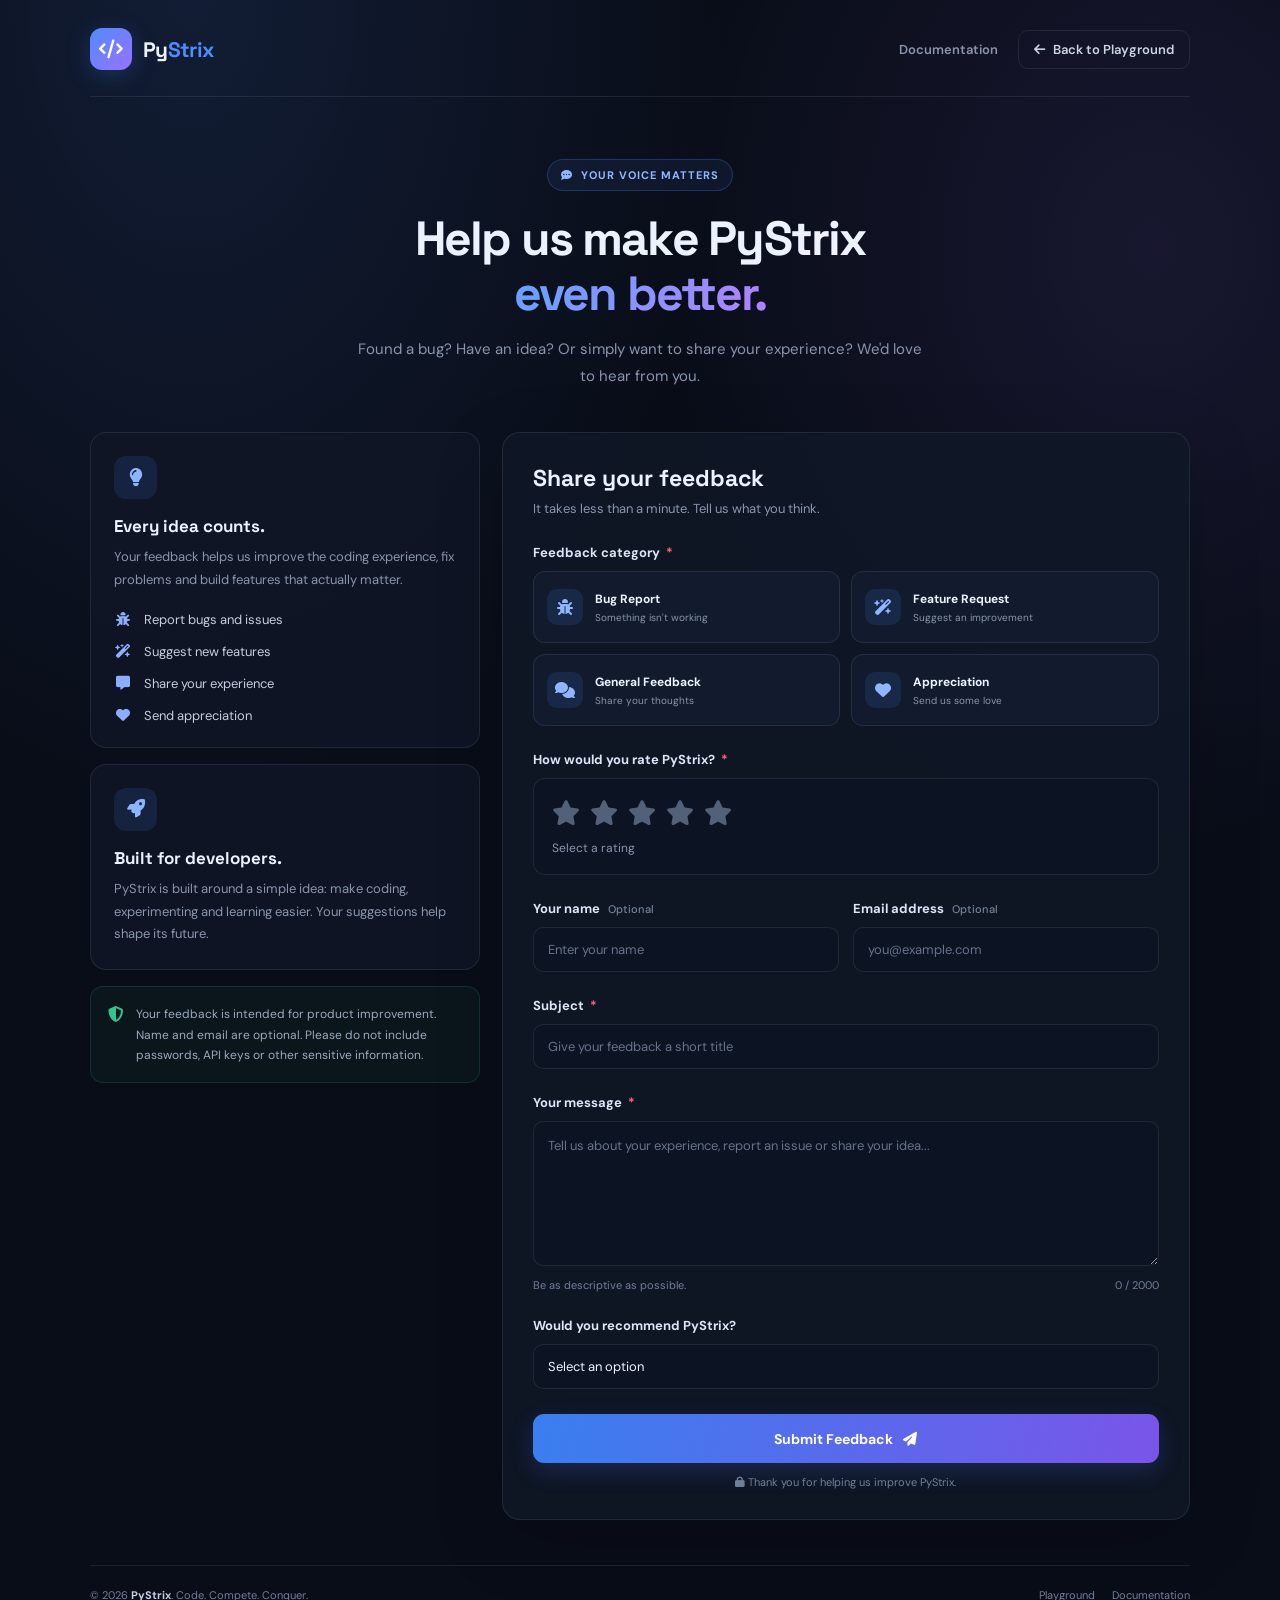
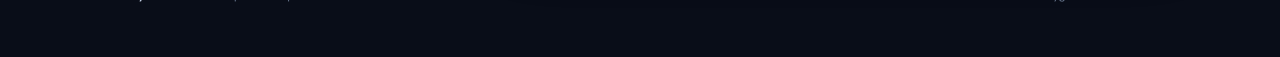
<file: user/feedback.html>
<!DOCTYPE html>
<html lang="en">
<head>
    <meta charset="UTF-8">
    <meta name="viewport" content="width=device-width, initial-scale=1.0">
    <meta name="theme-color" content="#090d18">
    <title>Feedback - PyStrix</title>

    <link rel="preconnect" href="https://fonts.googleapis.com">
    <link rel="preconnect" href="https://fonts.gstatic.com" crossorigin>
    <link href="https://fonts.googleapis.com/css2?family=DM+Sans:wght@400;500;600;700;800&family=Space+Grotesk:wght@400;500;600;700&display=swap" rel="stylesheet">

    <link rel="stylesheet" href="https://cdnjs.cloudflare.com/ajax/libs/font-awesome/6.5.2/css/all.min.css">
    <link rel="icon" type="image/png" href="assets/Neon PyStrix Python Emblem.png">


    <style>
        :root {
            --bg: #090d18;
            --surface: #101727;
            --surface-2: #151f32;
            --border: rgba(148, 163, 184, 0.14);
            --text: #edf2ff;
            --muted: #8995ad;
            --blue: #4f8cff;
            --purple: #9871ff;
            --success: #31c48d;
            --danger: #ff647c;
            --radius: 16px;
        }

        * {
            margin: 0;
            padding: 0;
            box-sizing: border-box;
        }

        body {
            min-height: 100vh;
            background:
                radial-gradient(ellipse at 15% 0%, rgba(79, 140, 255, 0.12), transparent 35%),
                radial-gradient(ellipse at 90% 15%, rgba(152, 113, 255, 0.10), transparent 30%),
                var(--bg);
            color: var(--text);
            font-family: "DM Sans", sans-serif;
        }

        button, input, textarea, select {
            font: inherit;
        }

        button {
            cursor: pointer;
        }

        a {
            color: inherit;
            text-decoration: none;
        }

        .page-wrapper {
            width: min(1100px, calc(100% - 40px));
            margin: auto;
            padding: 28px 0 55px;
        }

        /* NAVBAR */

        .navbar {
            display: flex;
            align-items: center;
            justify-content: space-between;
            padding-bottom: 26px;
            border-bottom: 1px solid var(--border);
        }

        .brand {
            display: flex;
            align-items: center;
            gap: 11px;
        }

        .brand-icon {
            width: 42px;
            height: 42px;
            display: grid;
            place-items: center;
            border-radius: 12px;
            color: white;
            font-size: 19px;
            background: linear-gradient(135deg, var(--blue), var(--purple));
            box-shadow: 0 5px 25px rgba(79, 140, 255, 0.22);
        }

        .brand-name {
            font-family: "Space Grotesk", sans-serif;
            font-size: 21px;
            font-weight: 700;
            letter-spacing: -0.7px;
        }

        .brand-name span {
            color: var(--blue);
        }

        .nav-right {
            display: flex;
            align-items: center;
            gap: 20px;
        }

        .nav-link {
            color: var(--muted);
            font-size: 13px;
            font-weight: 600;
            transition: color 0.2s;
        }

        .nav-link:hover {
            color: white;
        }

        .back-link {
            display: inline-flex;
            align-items: center;
            gap: 8px;
            padding: 10px 15px;
            border: 1px solid var(--border);
            border-radius: 10px;
            color: #cbd5e1;
            font-size: 13px;
            font-weight: 600;
            transition: 0.2s;
        }

        .back-link:hover {
            border-color: var(--blue);
            color: white;
            background: rgba(79, 140, 255, 0.08);
        }

        /* HERO */

        .hero {
            text-align: center;
            padding: 62px 15px 42px;
        }

        .hero-tag {
            display: inline-flex;
            align-items: center;
            gap: 8px;
            padding: 8px 13px;
            border: 1px solid rgba(79, 140, 255, 0.25);
            border-radius: 30px;
            color: #91b7ff;
            background: rgba(79, 140, 255, 0.08);
            font-size: 11px;
            font-weight: 700;
            letter-spacing: 1px;
            text-transform: uppercase;
        }

        .hero h1 {
            margin-top: 20px;
            font-family: "Space Grotesk", sans-serif;
            font-size: clamp(32px, 5vw, 48px);
            line-height: 1.15;
            letter-spacing: -1.8px;
        }

        .gradient-text {
            background: linear-gradient(100deg, #66a2ff, #ae83ff);
            -webkit-background-clip: text;
            background-clip: text;
            color: transparent;
        }

        .hero p {
            max-width: 570px;
            margin: 15px auto 0;
            color: var(--muted);
            font-size: 15px;
            line-height: 1.8;
        }

        /* MAIN LAYOUT */

        .content-grid {
            display: grid;
            grid-template-columns: 0.85fr 1.5fr;
            gap: 22px;
            align-items: start;
        }

        .info-column {
            display: flex;
            flex-direction: column;
            gap: 16px;
        }

        .info-card {
            padding: 23px;
            border: 1px solid var(--border);
            border-radius: var(--radius);
            background: rgba(16, 23, 39, 0.82);
        }

        .info-icon {
            width: 43px;
            height: 43px;
            display: grid;
            place-items: center;
            border-radius: 12px;
            color: #8bb5ff;
            background: rgba(79, 140, 255, 0.12);
            font-size: 18px;
            margin-bottom: 16px;
        }

        .info-card h3 {
            font-family: "Space Grotesk", sans-serif;
            font-size: 17px;
            margin-bottom: 9px;
        }

        .info-card p {
            color: var(--muted);
            font-size: 13px;
            line-height: 1.75;
        }

        .feedback-types {
            display: flex;
            flex-direction: column;
            gap: 15px;
            margin-top: 19px;
        }

        .type-item {
            display: flex;
            align-items: center;
            gap: 12px;
        }

        .type-item i {
            width: 18px;
            text-align: center;
            color: #8caeff;
            font-size: 14px;
        }

        .type-item span {
            color: #c4cde0;
            font-size: 13px;
        }

        .privacy-note {
            display: flex;
            gap: 12px;
            align-items: flex-start;
            padding: 17px;
            border: 1px solid rgba(49, 196, 141, 0.17);
            border-radius: 13px;
            background: rgba(49, 196, 141, 0.045);
        }

        .privacy-note i {
            color: var(--success);
            margin-top: 2px;
        }

        .privacy-note p {
            color: #9ca9bd;
            font-size: 12px;
            line-height: 1.7;
        }

        /* FORM */

        .form-card {
            padding: 30px;
            border: 1px solid var(--border);
            border-radius: 18px;
            background: rgba(16, 23, 39, 0.92);
            box-shadow: 0 20px 70px rgba(0, 0, 0, 0.18);
        }

        .form-heading {
            margin-bottom: 27px;
        }

        .form-heading h2 {
            font-family: "Space Grotesk", sans-serif;
            font-size: 23px;
            margin-bottom: 7px;
        }

        .form-heading p {
            color: var(--muted);
            font-size: 13px;
        }

        .form-section {
            margin-bottom: 25px;
        }

        .field-label {
            display: block;
            margin-bottom: 10px;
            color: #dce5f7;
            font-size: 13px;
            font-weight: 700;
        }

        .required {
            color: var(--danger);
            margin-left: 3px;
        }

        .optional {
            color: #75829a;
            font-size: 11px;
            font-weight: 500;
            margin-left: 5px;
        }

        .category-grid {
            display: grid;
            grid-template-columns: repeat(2, 1fr);
            gap: 11px;
        }

        .category-option {
            position: relative;
        }

        .category-option input {
            position: absolute;
            opacity: 0;
            pointer-events: none;
        }

        .category-label {
            min-height: 72px;
            display: flex;
            align-items: center;
            gap: 12px;
            padding: 13px;
            border: 1px solid var(--border);
            border-radius: 12px;
            background: #111b2d;
            cursor: pointer;
            transition: 0.2s;
        }

        .category-label:hover {
            border-color: rgba(79, 140, 255, 0.5);
        }

        .category-option input:checked + .category-label {
            border-color: var(--blue);
            background: rgba(79, 140, 255, 0.10);
            box-shadow: 0 0 0 1px rgba(79, 140, 255, 0.12);
        }

        .category-option input:focus-visible + .category-label {
            outline: 2px solid var(--blue);
            outline-offset: 3px;
        }

        .category-icon {
            width: 36px;
            height: 36px;
            display: grid;
            place-items: center;
            flex-shrink: 0;
            border-radius: 10px;
            color: #91b6ff;
            background: rgba(79, 140, 255, 0.12);
        }

        .category-label strong {
            display: block;
            font-size: 12px;
            margin-bottom: 4px;
        }

        .category-label small {
            display: block;
            color: var(--muted);
            font-size: 10px;
        }

        .field-row {
            display: grid;
            grid-template-columns: 1fr 1fr;
            gap: 14px;
        }

        .field {
            min-width: 0;
        }

        .form-control {
            width: 100%;
            padding: 13px 14px;
            border: 1px solid var(--border);
            outline: none;
            border-radius: 10px;
            background: #0c1423;
            color: var(--text);
            font-size: 13px;
            transition: 0.2s;
        }

        .form-control::placeholder {
            color: #65728a;
        }

        .form-control:focus {
            border-color: var(--blue);
            box-shadow: 0 0 0 3px rgba(79, 140, 255, 0.10);
        }

        textarea.form-control {
            min-height: 145px;
            resize: vertical;
            line-height: 1.7;
        }

        select.form-control {
            appearance: none;
            cursor: pointer;
        }

        select.form-control option {
            background: #111b2d;
            color: white;
        }

        .field-hint {
            display: flex;
            justify-content: space-between;
            gap: 10px;
            margin-top: 7px;
            color: #718099;
            font-size: 11px;
        }

        /* RATING */

        .rating-area {
            padding: 18px;
            border: 1px solid var(--border);
            border-radius: 12px;
            background: #0c1423;
        }

        .rating-stars {
            display: flex;
            gap: 10px;
            margin-bottom: 10px;
        }

        .star-button {
            padding: 0;
            border: none;
            background: transparent;
            color: #526078;
            font-size: 25px;
            transition: transform 0.15s, color 0.15s;
        }

        .star-button:hover {
            transform: scale(1.15);
        }

        .star-button.active {
            color: #ffc45c;
        }

        .rating-caption {
            color: var(--muted);
            font-size: 12px;
        }

        /* SUBMIT */

        .submit-area {
            margin-top: 8px;
        }

        .submit-button {
            width: 100%;
            min-height: 49px;
            display: flex;
            align-items: center;
            justify-content: center;
            gap: 10px;
            border: none;
            border-radius: 11px;
            background: linear-gradient(105deg, #397ff0, #7955e9);
            color: white;
            font-size: 14px;
            font-weight: 700;
            box-shadow: 0 8px 25px rgba(79, 110, 255, 0.19);
            transition: 0.2s;
        }

        .submit-button:hover:not(:disabled) {
            transform: translateY(-2px);
            box-shadow: 0 12px 30px rgba(79, 110, 255, 0.28);
        }

        .submit-button:disabled {
            opacity: 0.65;
            cursor: not-allowed;
        }

        .submit-note {
            margin-top: 12px;
            color: #718099;
            text-align: center;
            font-size: 11px;
        }

        .form-message {
            display: none;
            padding: 13px 15px;
            margin-bottom: 18px;
            border-radius: 10px;
            font-size: 13px;
            line-height: 1.6;
        }

        .form-message.success {
            display: block;
            color: #8ce7c2;
            border: 1px solid rgba(49, 196, 141, 0.25);
            background: rgba(49, 196, 141, 0.08);
        }

        .form-message.error {
            display: block;
            color: #ff9aaa;
            border: 1px solid rgba(255, 100, 124, 0.25);
            background: rgba(255, 100, 124, 0.08);
        }

        .hidden-field {
            position: absolute;
            left: -9999px;
            width: 1px;
            height: 1px;
            overflow: hidden;
        }

        /* FOOTER */

        .footer {
            display: flex;
            justify-content: space-between;
            align-items: center;
            gap: 15px;
            margin-top: 45px;
            padding-top: 22px;
            border-top: 1px solid var(--border);
            color: #718099;
            font-size: 11px;
        }

        .footer-brand {
            color: #c5d0e4;
            font-weight: 700;
        }

        .footer-links {
            display: flex;
            gap: 17px;
        }

        .footer-links a:hover {
            color: white;
        }

        /* RESPONSIVE */

        @media (max-width: 760px) {
            .content-grid {
                grid-template-columns: 1fr;
            }

            .info-column {
                display: grid;
                grid-template-columns: 1fr 1fr;
            }

            .privacy-note {
                grid-column: 1 / -1;
            }

            .hero {
                padding-top: 48px;
            }
        }

        @media (max-width: 520px) {
            .page-wrapper {
                width: min(100% - 26px, 1100px);
                padding-top: 18px;
            }

            .navbar {
                padding-bottom: 18px;
            }

            .brand-name {
                font-size: 18px;
            }

            .brand-icon {
                width: 37px;
                height: 37px;
            }

            .nav-link {
                display: none;
            }

            .back-link {
                padding: 9px 11px;
                font-size: 11px;
            }

            .hero {
                padding: 43px 5px 30px;
            }

            .hero p {
                font-size: 13px;
            }

            .info-column {
                grid-template-columns: 1fr;
            }

            .form-card {
                padding: 20px 16px;
            }

            .category-grid {
                gap: 8px;
            }

            .category-label {
                min-height: 78px;
                padding: 10px 8px;
                gap: 8px;
            }

            .category-icon {
                width: 30px;
                height: 30px;
                font-size: 12px;
            }

            .category-label strong {
                font-size: 10px;
            }

            .category-label small {
                font-size: 9px;
            }

            .field-row {
                grid-template-columns: 1fr;
                gap: 17px;
            }

            .footer {
                flex-direction: column;
                text-align: center;
            }
        }
    </style>
</head>

<body>

    <div class="page-wrapper">

        <!-- NAVBAR -->
        <nav class="navbar">

            <a href="index.html" class="brand">
                <div class="brand-icon">
                    <i class="fa-solid fa-code"></i>
                </div>

                <div class="brand-name">
                    Py<span>Strix</span>
                </div>
            </a>

            <div class="nav-right">
                <a href="documentation.html" class="nav-link">
                    Documentation
                </a>

                <a href="index.html" class="back-link">
                    <i class="fa-solid fa-arrow-left"></i>
                    Back to Playground
                </a>
            </div>

        </nav>


        <!-- HERO -->
        <header class="hero">

            <div class="hero-tag">
                <i class="fa-solid fa-comment-dots"></i>
                Your voice matters
            </div>

            <h1>
                Help us make PyStrix<br>
                <span class="gradient-text">even better.</span>
            </h1>

            <p>
                Found a bug? Have an idea? Or simply want to share your
                experience? We'd love to hear from you.
            </p>

        </header>


        <!-- MAIN CONTENT -->
        <main class="content-grid">

            <!-- LEFT INFORMATION COLUMN -->
            <aside class="info-column">

                <section class="info-card">

                    <div class="info-icon">
                        <i class="fa-solid fa-lightbulb"></i>
                    </div>

                    <h3>Every idea counts.</h3>

                    <p>
                        Your feedback helps us improve the coding experience,
                        fix problems and build features that actually matter.
                    </p>

                    <div class="feedback-types">

                        <div class="type-item">
                            <i class="fa-solid fa-bug"></i>
                            <span>Report bugs and issues</span>
                        </div>

                        <div class="type-item">
                            <i class="fa-solid fa-wand-magic-sparkles"></i>
                            <span>Suggest new features</span>
                        </div>

                        <div class="type-item">
                            <i class="fa-solid fa-message"></i>
                            <span>Share your experience</span>
                        </div>

                        <div class="type-item">
                            <i class="fa-solid fa-heart"></i>
                            <span>Send appreciation</span>
                        </div>

                    </div>

                </section>


                <section class="info-card">

                    <div class="info-icon">
                        <i class="fa-solid fa-rocket"></i>
                    </div>

                    <h3>Built for developers.</h3>

                    <p>
                        PyStrix is built around a simple idea:
                        make coding, experimenting and learning easier.
                        Your suggestions help shape its future.
                    </p>

                </section>


                <div class="privacy-note">
                    <i class="fa-solid fa-shield-halved"></i>

                    <p>
                        Your feedback is intended for product improvement.
                        Name and email are optional. Please do not include
                        passwords, API keys or other sensitive information.
                    </p>
                </div>

            </aside>


            <!-- FEEDBACK FORM -->
            <section class="form-card">

                <div class="form-heading">
                    <h2>Share your feedback</h2>
                    <p>It takes less than a minute. Tell us what you think.</p>
                </div>


                <div id="formMessage"
                     class="form-message"
                     role="status"
                     aria-live="polite">
                </div>


                <form id="feedbackForm">

                    <!-- HONEYPOT -->
                    <div class="hidden-field" aria-hidden="true">
                        <label for="website">Leave this field empty</label>
                        <input type="text"
                               id="website"
                               name="website"
                               tabindex="-1"
                               autocomplete="off">
                    </div>


                    <!-- CATEGORY -->
                    <div class="form-section">

                        <label class="field-label">
                            Feedback category
                            <span class="required">*</span>
                        </label>

                        <div class="category-grid">

                            <div class="category-option">
                                <input type="radio"
                                       name="category"
                                       id="bug"
                                       value="Bug Report"
                                       required>

                                <label for="bug" class="category-label">
                                    <div class="category-icon">
                                        <i class="fa-solid fa-bug"></i>
                                    </div>

                                    <div>
                                        <strong>Bug Report</strong>
                                        <small>Something isn't working</small>
                                    </div>
                                </label>
                            </div>


                            <div class="category-option">
                                <input type="radio"
                                       name="category"
                                       id="feature"
                                       value="Feature Request">

                                <label for="feature" class="category-label">
                                    <div class="category-icon">
                                        <i class="fa-solid fa-wand-magic-sparkles"></i>
                                    </div>

                                    <div>
                                        <strong>Feature Request</strong>
                                        <small>Suggest an improvement</small>
                                    </div>
                                </label>
                            </div>


                            <div class="category-option">
                                <input type="radio"
                                       name="category"
                                       id="general"
                                       value="General Feedback">

                                <label for="general" class="category-label">
                                    <div class="category-icon">
                                        <i class="fa-solid fa-comments"></i>
                                    </div>

                                    <div>
                                        <strong>General Feedback</strong>
                                        <small>Share your thoughts</small>
                                    </div>
                                </label>
                            </div>


                            <div class="category-option">
                                <input type="radio"
                                       name="category"
                                       id="appreciation"
                                       value="Appreciation">

                                <label for="appreciation" class="category-label">
                                    <div class="category-icon">
                                        <i class="fa-solid fa-heart"></i>
                                    </div>

                                    <div>
                                        <strong>Appreciation</strong>
                                        <small>Send us some love</small>
                                    </div>
                                </label>
                            </div>

                        </div>

                    </div>


                    <!-- RATING -->
                    <div class="form-section">

                        <label class="field-label">
                            How would you rate PyStrix?
                            <span class="required">*</span>
                        </label>

                        <div class="rating-area">

                            <div class="rating-stars"
                                 id="ratingStars"
                                 role="group"
                                 aria-label="Rate PyStrix from 1 to 5 stars">

                                <button type="button"
                                        class="star-button"
                                        data-rating="1"
                                        aria-label="1 star">
                                    <i class="fa-solid fa-star"></i>
                                </button>

                                <button type="button"
                                        class="star-button"
                                        data-rating="2"
                                        aria-label="2 stars">
                                    <i class="fa-solid fa-star"></i>
                                </button>

                                <button type="button"
                                        class="star-button"
                                        data-rating="3"
                                        aria-label="3 stars">
                                    <i class="fa-solid fa-star"></i>
                                </button>

                                <button type="button"
                                        class="star-button"
                                        data-rating="4"
                                        aria-label="4 stars">
                                    <i class="fa-solid fa-star"></i>
                                </button>

                                <button type="button"
                                        class="star-button"
                                        data-rating="5"
                                        aria-label="5 stars">
                                    <i class="fa-solid fa-star"></i>
                                </button>

                            </div>

                            <p class="rating-caption" id="ratingCaption">
                                Select a rating
                            </p>

                            <input type="hidden"
                                   id="rating"
                                   name="rating"
                                   required>

                        </div>

                    </div>


                    <!-- NAME AND EMAIL -->
                    <div class="form-section">

                        <div class="field-row">

                            <div class="field">
                                <label class="field-label" for="name">
                                    Your name
                                    <span class="optional">Optional</span>
                                </label>

                                <input class="form-control"
                                       type="text"
                                       id="name"
                                       name="name"
                                       maxlength="80"
                                       placeholder="Enter your name">
                            </div>


                            <div class="field">
                                <label class="field-label" for="email">
                                    Email address
                                    <span class="optional">Optional</span>
                                </label>

                                <input class="form-control"
                                       type="email"
                                       id="email"
                                       name="email"
                                       maxlength="120"
                                       placeholder="you@example.com">
                            </div>

                        </div>

                    </div>


                    <!-- SUBJECT -->
                    <div class="form-section">

                        <label class="field-label" for="subject">
                            Subject
                            <span class="required">*</span>
                        </label>

                        <input class="form-control"
                               type="text"
                               id="subject"
                               name="subject"
                               minlength="3"
                               maxlength="120"
                               required
                               placeholder="Give your feedback a short title">

                    </div>


                    <!-- MESSAGE -->
                    <div class="form-section">

                        <label class="field-label" for="message">
                            Your message
                            <span class="required">*</span>
                        </label>

                        <textarea class="form-control"
                                  id="message"
                                  name="message"
                                  minlength="10"
                                  maxlength="2000"
                                  required
                                  placeholder="Tell us about your experience, report an issue or share your idea..."></textarea>

                        <div class="field-hint">
                            <span>Be as descriptive as possible.</span>
                            <span id="characterCount">0 / 2000</span>
                        </div>

                    </div>


                    <!-- RECOMMENDATION -->
                    <div class="form-section">

                        <label class="field-label" for="recommendation">
                            Would you recommend PyStrix?
                        </label>

                        <select class="form-control"
                                id="recommendation"
                                name="recommendation">

                            <option value="">Select an option</option>
                            <option value="Definitely">Definitely</option>
                            <option value="Maybe">Maybe</option>
                            <option value="Not yet">Not yet</option>

                        </select>

                    </div>


                    <!-- SUBMIT -->
                    <div class="submit-area">

                        <button type="submit"
                                class="submit-button"
                                id="submitButton">

                            <span>Submit Feedback</span>
                            <i class="fa-solid fa-paper-plane"></i>

                        </button>

                        <p class="submit-note">
                            <i class="fa-solid fa-lock"></i>
                            Thank you for helping us improve PyStrix.
                        </p>

                    </div>

                </form>

            </section>

        </main>


        <!-- FOOTER -->
        <footer class="footer">

            <p>
                © <span id="currentYear"></span>
                <span class="footer-brand">PyStrix</span>.
                Code. Compete. Conquer.
            </p>

            <div class="footer-links">
                <a href="index.html">Playground</a>
                <a href="documentation.html">Documentation</a>
            </div>

        </footer>

    </div>


    <script>
        const feedbackForm = document.getElementById("feedbackForm");
        const ratingInput = document.getElementById("rating");
        const ratingStars = document.querySelectorAll(".star-button");
        const ratingCaption = document.getElementById("ratingCaption");
        const messageInput = document.getElementById("message");
        const characterCount = document.getElementById("characterCount");
        const submitButton = document.getElementById("submitButton");
        const formMessage = document.getElementById("formMessage");

        let selectedRating = 0;

        const ratingLabels = {
            1: "Poor experience",
            2: "Needs improvement",
            3: "It's okay",
            4: "Great experience",
            5: "Excellent experience!"
        };


        // CURRENT YEAR
        document.getElementById("currentYear").textContent =
            new Date().getFullYear();


        // STAR RATING
        ratingStars.forEach((star) => {

            star.addEventListener("click", () => {

                selectedRating = Number(star.dataset.rating);
                ratingInput.value = selectedRating;

                updateStars();
            });

        });


        function updateStars() {

            ratingStars.forEach((star) => {

                const value = Number(star.dataset.rating);

                star.classList.toggle(
                    "active",
                    value <= selectedRating
                );

                star.setAttribute(
                    "aria-pressed",
                    value === selectedRating ? "true" : "false"
                );

            });

            ratingCaption.textContent =
                ratingLabels[selectedRating] || "Select a rating";
        }


        // CHARACTER COUNTER
        messageInput.addEventListener("input", () => {

            const length = messageInput.value.length;

            characterCount.textContent = `${length} / 2000`;

        });


        // MESSAGE HELPER
        function showMessage(type, message) {

            formMessage.className = `form-message ${type}`;
            formMessage.textContent = message;

            formMessage.scrollIntoView({
                behavior: "smooth",
                block: "nearest"
            });

        }


        // FORM SUBMISSION
        feedbackForm.addEventListener("submit", async (event) => {

            event.preventDefault();

            formMessage.className = "form-message";
            formMessage.textContent = "";

            if (!selectedRating) {

                showMessage(
                    "error",
                    "Please select a rating before submitting."
                );

                return;
            }

            if (!feedbackForm.checkValidity()) {

                feedbackForm.reportValidity();
                return;

            }

            const formData = new FormData(feedbackForm);

            const feedbackData = {
                category: formData.get("category"),
                rating: selectedRating,
                name: formData.get("name").trim(),
                email: formData.get("email").trim(),
                subject: formData.get("subject").trim(),
                message: formData.get("message").trim(),
                recommendation: formData.get("recommendation"),
                website: formData.get("website")
            };


            // Honeypot check
            if (feedbackData.website) {
                showMessage("success", "Thank you for your feedback!");
                feedbackForm.reset();
                selectedRating = 0;
                updateStars();
                characterCount.textContent = "0 / 2000";
                return;
            }


            submitButton.disabled = true;

            submitButton.innerHTML = `
                <i class="fa-solid fa-spinner fa-spin"></i>
                <span>Submitting...</span>
            `;


            
try {

    const response = await fetch(
        "https://pystrix-editor-018.onrender.com/api/feedback",
        {
            method: "POST",
            headers: {
                "Content-Type": "application/json"
            },
            body: JSON.stringify(feedbackData)
        }
    );

    const responseText = await response.text();

    let result;

    try {
        result = JSON.parse(responseText);
    } catch {
        throw new Error(
            "Server returned an invalid response. Check the Flask backend."
        );
    }

    if (!response.ok || !result.success) {
        throw new Error(
            result.message || "Unable to submit feedback."
        );
    }

    showMessage(
        "success",
        "Thank you! Your feedback has been submitted successfully."
    );

    feedbackForm.reset();

    selectedRating = 0;
    updateStars();

    characterCount.textContent = "0 / 2000";

} catch (error) {

    console.error("Feedback submission error:", error);

    showMessage(
        "error",
        error.message || "Something went wrong. Please try again."
    );

} finally {

    submitButton.disabled = false;

    submitButton.innerHTML = `
        <span>Submit Feedback</span>
        <i class="fa-solid fa-paper-plane"></i>
    `;

}

        });

    </script>

</body>
</html>
</file>
